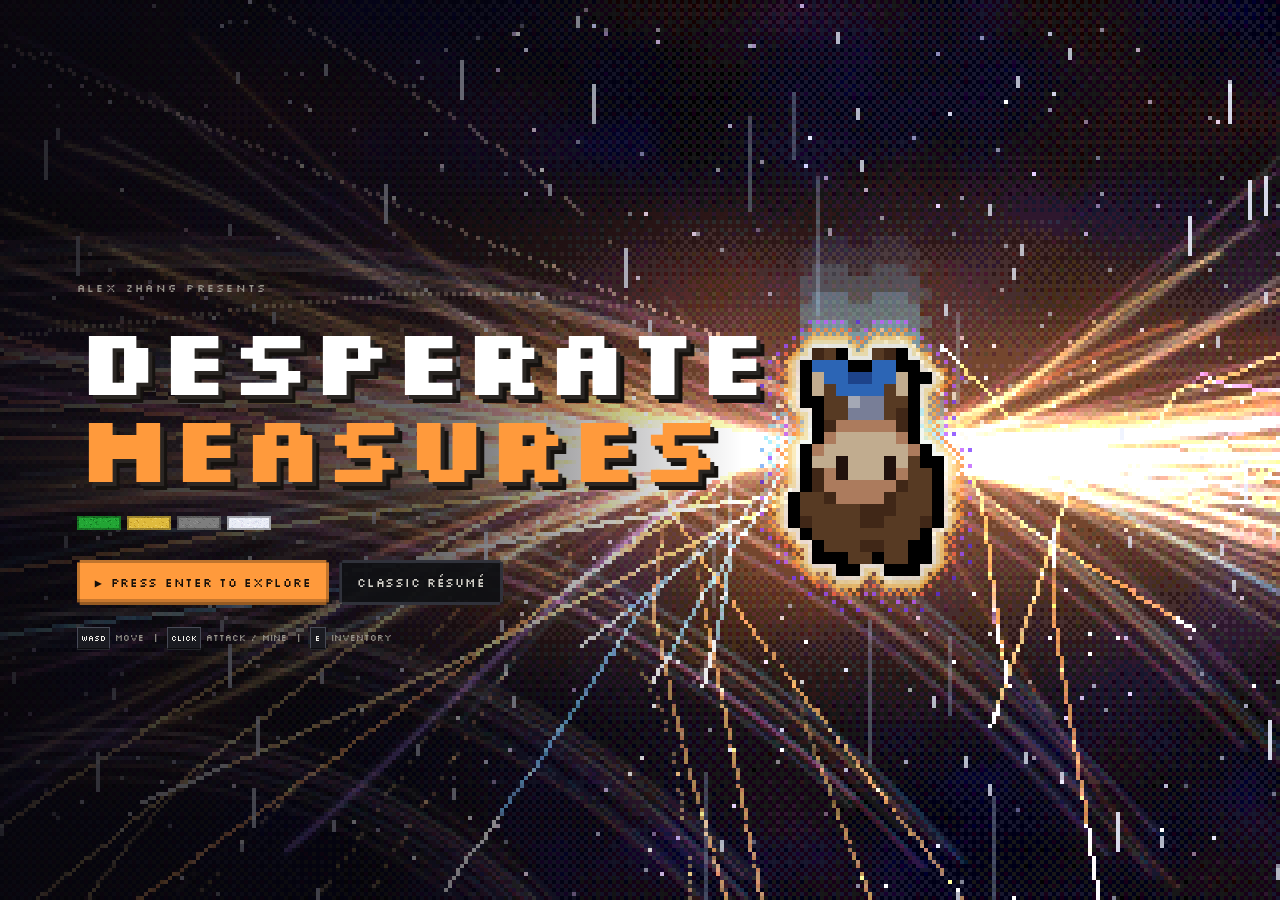
<file: resume-game.html>
<!DOCTYPE html>
<html lang="en">
<head>
  <meta charset="UTF-8" />
  <meta name="viewport" content="width=device-width, initial-scale=1.0" />
  <title>Alex Zhang | Desperate Measures</title>
  <meta name="description" content="Alex Zhang's résumé as a walkable overworld from Desperate Measures, the 2D co-op sandbox Alex is building." />
  <link rel="preconnect" href="https://fonts.googleapis.com" />
  <link rel="preconnect" href="https://fonts.gstatic.com" crossorigin />
  <link href="https://fonts.googleapis.com/css2?family=Pixelify+Sans:wght@400..700&family=Silkscreen:wght@400;700&family=Space+Grotesk:wght@300;400;500;600;700&display=swap" rel="stylesheet" />
  <link rel="stylesheet" href="css/resume-game.css" />
</head>
<body class="is-title">

  <!-- the world itself: drawn by js/resume-game.js, purely decorative for
       screen readers since the journal carries all the real content -->
  <canvas id="world" aria-hidden="true"></canvas>
  <div class="fx-vignette" aria-hidden="true"></div>

  <header class="hud-top">
    <a href="index.html" class="brand px" aria-label="Back to alexzhang.site">
      <span class="brand-mark" aria-hidden="true"></span>
      <span class="brand-text">
        <strong>Desperate Measures</strong>
      </span>
    </a>
    <nav class="hud-actions" aria-label="Page">
      <a href="resume.html" class="px-btn px">Classic résumé</a>
      <div class="audio-menu" id="audio-menu">
        <button type="button" class="px-btn px" id="sound-toggle" aria-expanded="false" aria-controls="audio-panel">Audio: off</button>
        <div class="audio-panel px" id="audio-panel" hidden>
          <button type="button" class="audio-opt" id="audio-music" aria-pressed="false">Music <b>off</b></button>
          <button type="button" class="audio-opt" id="audio-sfx" aria-pressed="false">Sounds <b>off</b></button>
        </div>
      </div>
      <a href="index.html" class="px-btn px hide-sm">Exit</a>
    </nav>
  </header>

  <aside class="journal px" id="journal" aria-label="Résumé journal">
    <button type="button" class="j-toggle px" id="journal-toggle" aria-controls="journal" aria-expanded="true">
      <span class="j-toggle-icon" aria-hidden="true">▸</span>
      <span class="j-toggle-text">Journal</span>
    </button>
    <div class="j-intro" id="j-intro" hidden>
      <p><strong>This is your journal.</strong> It holds my résumé: every landmark you find
      out in the world unlocks its section here. It'll tuck away in a moment.
      Press <kbd>J</kbd> any time to bring it back.</p>
      <i class="j-intro-bar" aria-hidden="true"></i>
    </div>
    <nav class="regions" id="regions" aria-label="Regions"><!-- rendered by js --></nav>
    <div class="j-scroll" id="journal-body" tabindex="-1"><!-- rendered by js --></div>
  </aside>

  <div class="hud-left" id="hud-left">
    <aside class="keys px" id="keys" aria-label="Controls">
      <p class="keys-title">Controls <span>K to hide</span></p>
      <dl class="keys-list">
        <div><dt><kbd>W</kbd><kbd>A</kbd><kbd>S</kbd><kbd>D</kbd></dt><dd>Move</dd></div>
        <div><dt><kbd>Click</kbd></dt><dd>Attack</dd></div>
        <div><dt><kbd>Hold</kbd></dt><dd>Mine / chop</dd></div>
        <div><dt><kbd>R-click</kbd></dt><dd>Eat / use</dd></div>
        <div><dt><kbd>E</kbd></dt><dd>Bag</dd></div>
        <div><dt><kbd>1</kbd>–<kbd>6</kbd></dt><dd>Hotbar</dd></div>
        <div><dt><kbd>Q</kbd></dt><dd>Drop</dd></div>
        <div><dt><kbd>J</kbd></dt><dd>Journal</dd></div>
        <div><dt><kbd>M</kbd></dt><dd>Map</dd></div>
      </dl>
    </aside>

    <div class="minimap px" id="minimap-wrap">
      <p class="mm-eyebrow">Map <span>click a found <i class="mm-key"></i> to travel</span></p>
      <div class="mm-frame" id="mm-frame">
        <canvas id="minimap" aria-label="World map. Click a spot to travel there." role="img"></canvas>
        <span class="mm-marker" id="mm-marker" aria-hidden="true"><span></span></span>
      </div>
      <p class="mm-foot">
        <span id="mm-region">Base Camp</span>
        <span id="mm-found">0 / 0 found</span>
      </p>
    </div>

    <div class="hud-chips">
      <button type="button" class="chip px" data-panel="map"><kbd>M</kbd> Map</button>
      <button type="button" class="chip px" data-panel="keys"><kbd>K</kbd> Controls</button>
      <span class="chip px chip-hop"><kbd>Shift</kbd> Hop out</span>
    </div>
  </div>

  <div class="quest px" id="quest" aria-live="polite">
    <p class="quest-step" id="quest-step"></p>
    <p class="quest-title" id="quest-title"></p>
  </div>
  <div class="hud-play" id="hud-play">
    <div class="hud-status" id="hud-status"></div>
    <div class="armor-bar" id="armor-bar" role="img"></div>
    <div class="vitals-row">
      <div class="hearts" id="hearts" role="img"></div>
      <div class="hunger" id="hunger" role="img"></div>
    </div>
    <div class="hotbar" id="hotbar"></div>
    <p class="held-name" id="held-name"></p>
  </div>
  <div class="hurt-flash" id="hurt-flash" aria-hidden="true"></div>
  <div class="inv-wrap" id="inv-wrap" hidden></div>
  <div class="held" id="held" hidden aria-hidden="true"></div>
  <div class="tip px" id="tip" hidden aria-hidden="true"></div>

  <div class="toast px" id="toast" role="status" aria-live="polite">
    <p class="toast-eyebrow" id="toast-eyebrow"></p>
    <p class="toast-title" id="toast-title"></p>
    <p class="toast-sub" id="toast-sub"></p>
  </div>


  <div class="boss-bar" id="boss-bar" aria-hidden="true">
    <p class="boss-name" id="boss-name"></p>
    <div class="boss-track px"><b id="boss-lag"></b><i id="boss-fill"></i></div>
    <p class="boss-note" id="boss-note"></p>
  </div>
  <div class="cine" id="cine" aria-hidden="true">
    <div class="cine-card">
      <p class="cine-eyebrow" id="cine-eyebrow"></p>
      <p class="cine-title" id="cine-title"></p>
      <p class="cine-sub" id="cine-sub"></p>
    </div>
  </div>

  <div class="talk px" id="talk" role="status" aria-live="polite" hidden>
    <p class="talk-name" id="talk-name"></p>
    <p class="talk-text" id="talk-text"></p>
    <p class="talk-hint">Click or Space</p>
  </div>
  <div class="race-help px" id="race-help" role="dialog" aria-labelledby="race-help-title" hidden>
    <p class="rh-eyebrow">Minecart race</p>
    <p class="rh-title" id="race-help-title">How to drive</p>
    <canvas class="rh-demo" id="race-demo" width="220" height="110" aria-hidden="true"></canvas>
    <div class="rh-keys">
      <div class="rh-key" data-key="W"><kbd>W</kbd><span>Go</span></div>
      <div class="rh-key" data-key="A"><kbd>A</kbd><span>Left</span></div>
      <div class="rh-key" data-key="S"><kbd>S</kbd><span>Brake</span></div>
      <div class="rh-key" data-key="D"><kbd>D</kbd><span>Right</span></div>
    </div>
    <ul class="rh-list">
      <li>The faster you go, the wider you turn. Brake for the sharp bends.</li>
      <li>Hit a gem and you spin out. <b>Mash W</b> to steady the cart, or it grinds to a stop.</li>
      <li>Fall in a hole and <b>mash W</b> to climb back out.</li>
      <li>Jagged rocks crack your cart, slowing you permanently.</li>
      <li>Mud and water slow you down. Mud is worse.</li>
    </ul>
    <label class="rh-skip"><input type="checkbox" id="race-help-skip" /><span>Don't show this again</span></label>
    <button type="button" class="px-btn px px-btn-primary" id="race-help-go">Let's race!</button>
  </div>
  <div class="race-help px" id="wolf-help" role="dialog" aria-labelledby="wolf-help-title" hidden>
    <p class="rh-eyebrow">Tip</p>
    <p class="rh-title" id="wolf-help-title">Breaking her ore cores</p>
    <ul class="rh-list">
      <li>Only something you <b>shoot or throw</b> breaks an ore core.</li>
      <li><b>Iron, emerald and diamond arrows</b> break any ore core in one shot.</li>
      <li>Weaker arrows break most in one, but the <b>emerald and diamond</b> ore cores take two.</li>
      <li><b>Snowballs</b> take seven hits each, and can't break the emerald or diamond ore cores at all.</li>
    </ul>
    <label class="rh-skip"><input type="checkbox" id="wolf-help-skip" /><span>Don't show this again</span></label>
    <button type="button" class="px-btn px px-btn-primary" id="wolf-help-go">Got it</button>
  </div>


  <!-- the poker table in the lava cavern (js/resume-game-poker.js): its own
       canvas over the world, with the controls, the chat and the rules on top -->
  <section class="poker" id="poker" aria-label="Poker table" hidden>
    <canvas id="pk-canvas" aria-hidden="true"></canvas>
    <div class="pk-top">
      <button type="button" class="px-btn px" id="pk-rules-btn">Rules <kbd>R</kbd></button>
      <div class="pk-speed" id="pk-speed">
        <button type="button" class="px-btn px" id="pk-fast" aria-expanded="false" aria-controls="pk-speed-panel">Speed 1x</button>
        <div class="audio-panel pk-speed-panel px" id="pk-speed-panel" hidden>
          <button type="button" class="audio-opt" data-speed="1" aria-pressed="true">Normal <b>1x</b></button>
          <button type="button" class="audio-opt" data-speed="2" aria-pressed="false">Fast <b>2x</b></button>
          <button type="button" class="audio-opt" data-speed="3" aria-pressed="false">Faster <b>3x</b></button>
          <button type="button" class="audio-opt" data-speed="4" aria-pressed="false">Fastest <b>4x</b></button>
        </div>
      </div>
      <button type="button" class="px-btn px" id="pk-leave">Leave</button>
      <span class="pk-level px" id="pk-level" hidden></span>
    </div>
    <div class="pk-actions px" id="pk-actions">
      <div class="pk-status-row">
        <p class="pk-status" id="pk-status"></p>
        <button type="button" class="pk-show" id="pk-show" hidden disabled>Show hand <kbd>S</kbd></button>
      </div>
      <div class="pk-raise-row">
        <button type="button" class="pk-step" id="pk-minus" aria-label="Less">&minus;</button>
        <input type="range" id="pk-slider" min="2" max="200" value="4" aria-label="Raise amount" />
        <button type="button" class="pk-step" id="pk-plus" aria-label="More">+</button>
        <input type="text" class="pk-amount" id="pk-amount" inputmode="numeric" autocomplete="off" spellcheck="false" aria-label="Raise to, type an amount" />
      </div>
      <div class="pk-presets" id="pk-presets">
        <button type="button" data-p="min">Min</button>
        <button type="button" data-p="0.5">&frac12; Pot</button>
        <button type="button" data-p="0.75">&frac34; Pot</button>
        <button type="button" data-p="1">Pot</button>
        <button type="button" data-p="max">Max</button>
      </div>
      <div class="pk-buttons">
        <button type="button" class="pk-btn pk-fold" id="pk-fold">Fold <kbd>F</kbd></button>
        <button type="button" class="pk-btn pk-call" id="pk-call">Call</button>
        <button type="button" class="pk-btn pk-raise" id="pk-raise">Raise</button>
        <button type="button" class="pk-btn pk-allin" id="pk-allin">All in <kbd>A</kbd></button>
      </div>
      <label class="rh-skip pk-straddle"><input type="checkbox" id="pk-straddle" /><span>Straddle when under the gun</span></label>
    </div>
    <div class="pk-chat px" aria-label="Table chat">
      <p class="pk-chat-title"><i aria-hidden="true"></i>Table talk</p>
      <div class="pk-chat-log" id="pk-chat-log" aria-live="polite"></div>
    </div>
    <div class="talk px pk-talk" id="pk-talk" hidden>
      <p class="talk-name" id="pk-talk-name"></p>
      <p class="talk-text" id="pk-talk-text"></p>
      <div class="pk-choices" id="pk-choices"></div>
      <p class="talk-hint">Click or Space</p>
    </div>
    <div class="race-help px pk-panel" id="pk-rules" role="dialog" aria-labelledby="pk-rules-title" hidden>
      <p class="rh-eyebrow">The Lava Cavern | House rules</p>
      <p class="rh-title" id="pk-rules-title">No Limit Hold'em</p>
      <ul class="rh-list">
        <li><b>Be the last one standing.</b> Everyone starts with 100 big blinds.</li>
        <li>The chips are ores: <span class="pk-ore iron">Iron $100</span> <span class="pk-ore gold">Gold $500</span> <span class="pk-ore ruby">Ruby $1,000</span> <span class="pk-ore emerald">Emerald $2,000</span> <span class="pk-ore diamond">Diamond $10,000</span></li>
        <li>Blinds start at <b>$100 / $200</b> and go up every 5 minutes as the lava rises (the timer's by the buttons, top left). Under the gun you can <b>straddle</b> for twice the big blind, and then you act last before the flop.</li>
        <li>Two cards each, then five shared cards: the flop (three), the turn and the river, with a round of betting before the flop and after each.</li>
        <li>On your turn: fold, check, call, bet or raise. A raise has to be at least as big as the last bet or raise. You can bet everything you have at any time.</li>
        <li>Going all in for less than a full raise doesn't reopen the betting. Side pots go to the best hand among the players in them.</li>
        <li>Best five cards win: Royal Flush, Straight Flush, Four of a Kind, Full House, Flush, Straight, Three of a Kind, Two Pair, Pair, High Card.</li>
        <li><b>Seven deuce:</b> win a pot holding seven two off suit and everyone else pays you $1,000, even if they folded.</li>
        <li>After a hand nobody saw your cards in, you can <b>show</b> them (S). They'll remember what you show.</li>
      </ul>
      <p class="pk-keys"><kbd>F</kbd> Fold <kbd>C</kbd> Check / Call <kbd>Enter</kbd> Raise <kbd>A</kbd> All in <kbd>&larr;</kbd><kbd>&rarr;</kbd> Size <kbd>R</kbd> Rules <kbd>S</kbd> Show your hand after one</p>
      <div class="pk-buy-row">
        <button type="button" class="px-btn px" id="pk-rules-tut">Learn with Ace</button>
        <button type="button" class="px-btn px px-btn-primary" id="pk-rules-go">Deal me in</button>
      </div>
    </div>
    <div class="race-help px pk-panel" id="pk-buyin" role="dialog" aria-labelledby="pk-buy-title" hidden>
      <p class="rh-eyebrow">Buy in</p>
      <p class="rh-title" id="pk-buy-title">Bring your ore</p>
      <p class="pk-buy-have" id="pk-buy-have"></p>
      <input type="range" id="pk-buy-slider" min="2" max="200" value="200" aria-label="Buy in" />
      <p class="pk-buy-amount" id="pk-buy-amount"></p>
      <p class="pk-buy-note">Ingots, raw ore and gems all count. Up to $20,000.</p>
      <div class="pk-buy-row">
        <button type="button" class="px-btn px" id="pk-buy-back">Not now</button>
        <button type="button" class="px-btn px px-btn-primary" id="pk-buy-go">Sit down</button>
      </div>
    </div>
  </section>

  <div class="warp" id="warp" aria-hidden="true"></div>

  <section class="title" id="title" aria-label="Title screen">
    <div class="title-copy">
      <p class="title-eyebrow">Alex Zhang presents</p>
      <h1 class="wordmark" aria-label="Desperate Measures">
        <span>Desperate</span>
        <span>Measures</span>
      </h1>
      <div class="biome-strip" id="biome-strip" aria-hidden="true"></div>
      <div class="title-actions">
        <button type="button" class="px-btn px px-btn-primary" id="start-btn">
          <span class="blink" aria-hidden="true">▶</span>
          <span class="on-keys">Press Enter to explore</span><span class="on-touch">Tap to explore</span>
        </button>
        <a href="resume.html" class="px-btn px">Classic résumé</a>
      </div>
      <p class="title-controls">
        <kbd>WASD</kbd> move &nbsp;|&nbsp; <kbd>Click</kbd> attack / mine &nbsp;|&nbsp; <kbd>E</kbd> inventory
      </p>
    </div>
    <div class="title-hero" aria-hidden="true">
      <canvas id="hero"></canvas>
    </div>
  </section>

  <noscript>
    <div class="noscript-note px">
      This world needs JavaScript to draw. The
      <a href="resume.html">classic résumé</a> has everything without it.
    </div>
  </noscript>

  <script src="js/resume-game.js"></script>
  <script src="js/resume-game-play.js"></script>
  <script src="js/resume-game-race.js"></script>
  <script src="js/resume-game-wolf.js"></script>
  <script src="js/resume-game-poker.js"></script>
</body>
</html>
</file>
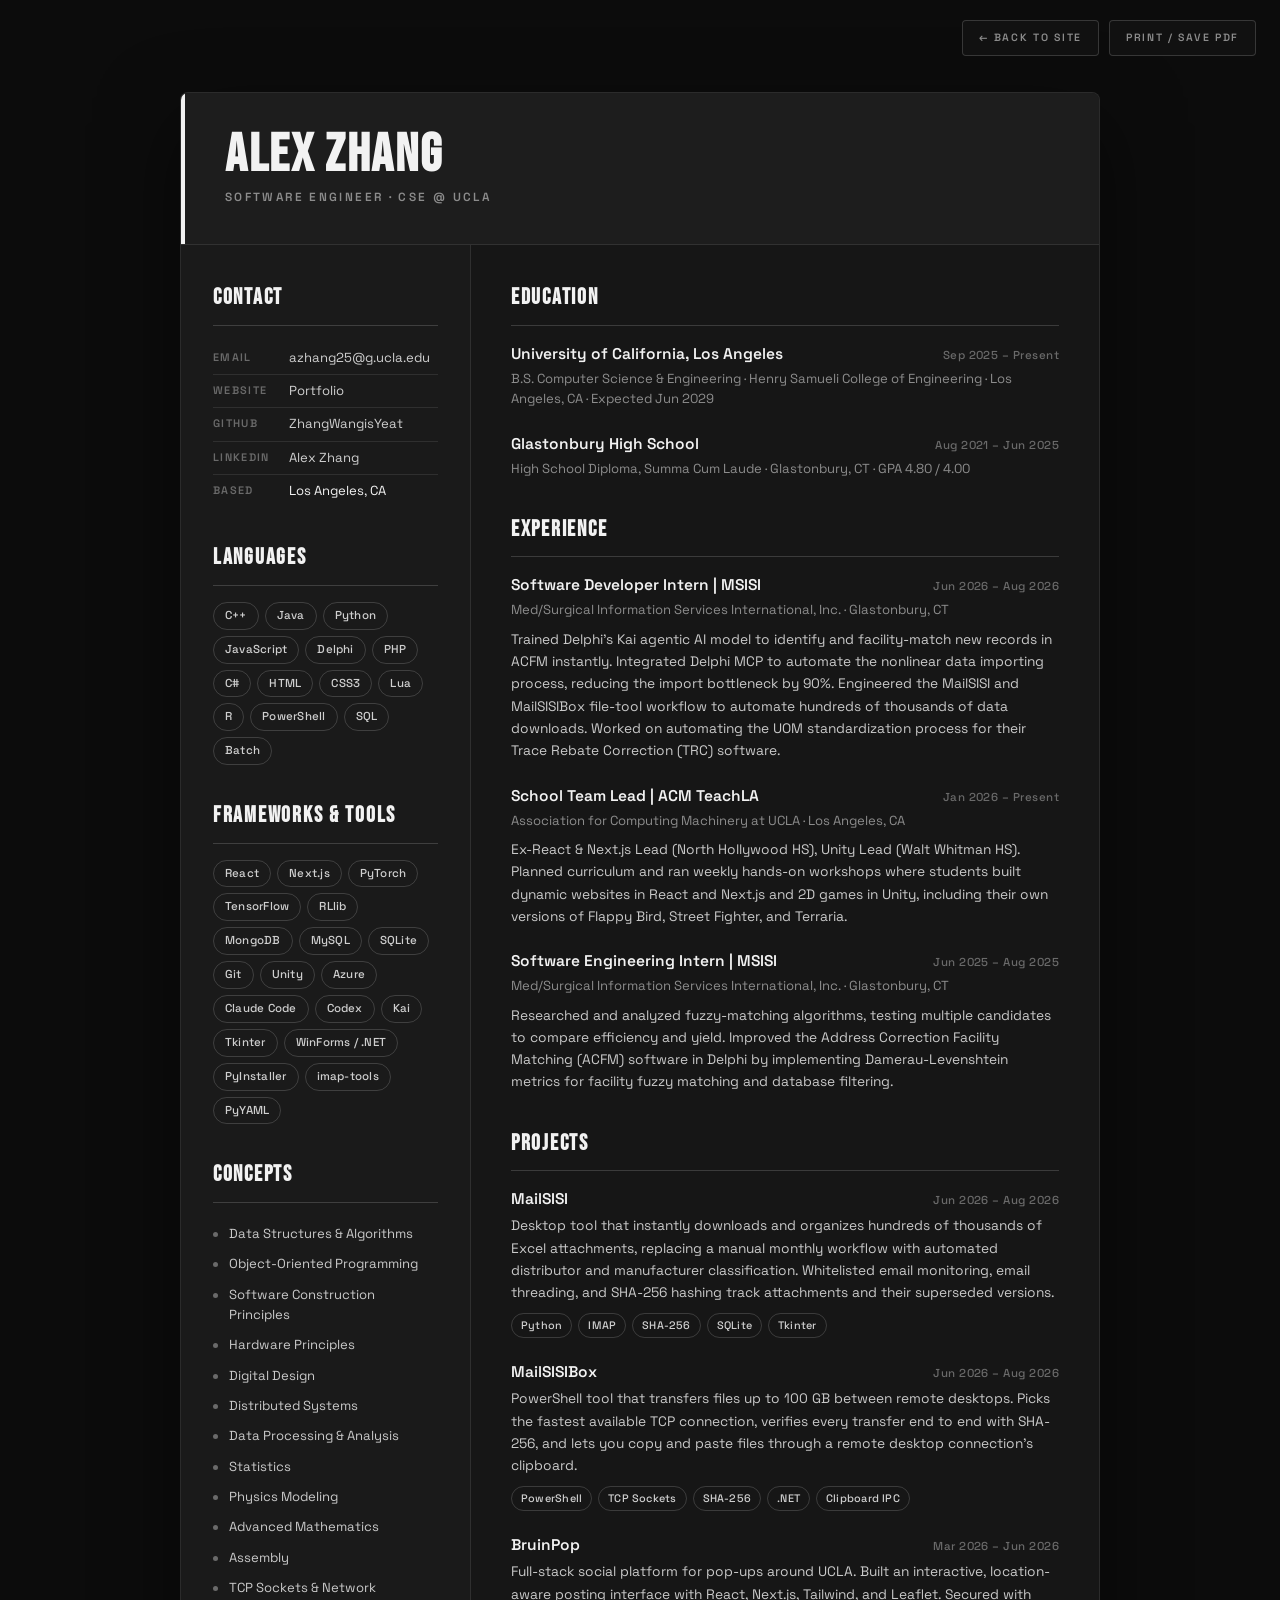
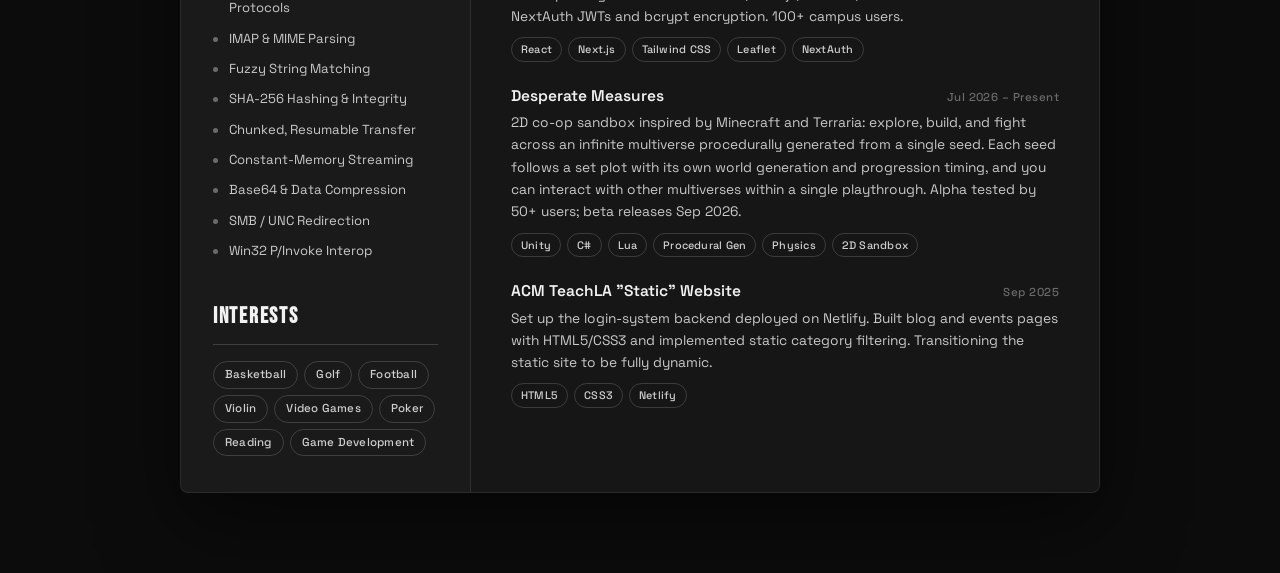
<file: resume.html>
<!DOCTYPE html>
<html lang="en">
<head>
  <meta charset="UTF-8" />
  <meta name="viewport" content="width=device-width, initial-scale=1.0" />
  <title>Alex Zhang | Résumé</title>
  <link rel="preconnect" href="https://fonts.googleapis.com" />
  <link rel="preconnect" href="https://fonts.gstatic.com" crossorigin />
  <link href="https://fonts.googleapis.com/css2?family=Bebas+Neue&family=Space+Grotesk:wght@300;400;500;600;700&display=swap" rel="stylesheet" />
  <link rel="stylesheet" href="css/resume.css" />
</head>
<body>

  <div class="actions">
    <a href="index.html" class="action-btn">← Back to site</a>
    <a href="javascript:window.print()" class="action-btn">Print / Save PDF</a>
  </div>

  <main class="sheet">

    <header class="sheet-head">
      <div class="head-main">
        <h1 class="name">Alex Zhang</h1>
        <p class="title">Software Engineer · CSE @ UCLA</p>
      </div>
    </header>

    <div class="columns">

      <aside class="sidebar">

        <section class="block">
          <h2 class="block-title">Contact</h2>
          <ul class="contact-list">
            <li><span class="c-key">Email</span><a href="mailto:azhang25@g.ucla.edu">azhang25@g.ucla.edu</a></li>
            <li><span class="c-key">Website</span><a href="https://zhangwangisyeat.github.io" target="_blank">Portfolio</a></li>
            <li><span class="c-key">GitHub</span><a href="https://github.com/ZhangWangisYeat" target="_blank">ZhangWangisYeat</a></li>
            <li><span class="c-key">LinkedIn</span><a href="https://www.linkedin.com/in/alexzhangwang" target="_blank">Alex Zhang</a></li>
            <li><span class="c-key">Based</span><span>Los Angeles, CA</span></li>
          </ul>
        </section>

        <section class="block">
          <h2 class="block-title">Languages</h2>
          <div class="pills">
            <span>C++</span><span>Java</span><span>Python</span><span>JavaScript</span><span>Delphi</span>
            <span>PHP</span><span>C#</span><span>HTML</span><span>CSS3</span><span>Lua</span><span>R</span>
            <span>PowerShell</span><span>SQL</span><span>Batch</span>
          </div>
        </section>

        <section class="block">
          <h2 class="block-title">Frameworks &amp; Tools</h2>
          <div class="pills">
            <span>React</span><span>Next.js</span><span>PyTorch</span><span>TensorFlow</span>
            <span>RLlib</span><span>MongoDB</span><span>MySQL</span><span>SQLite</span><span>Git</span>
            <span>Unity</span><span>Azure</span><span>Claude Code</span><span>Codex</span><span>Kai</span>
            <span>Tkinter</span><span>WinForms / .NET</span><span>PyInstaller</span>
            <span>imap-tools</span><span>PyYAML</span>
          </div>
        </section>

        <section class="block">
          <h2 class="block-title">Concepts</h2>
          <ul class="plain-list">
            <li>Data Structures &amp; Algorithms</li>
            <li>Object-Oriented Programming</li>
            <li>Software Construction Principles</li>
            <li>Hardware Principles</li>
            <li>Digital Design</li>
            <li>Distributed Systems</li>
            <li>Data Processing &amp; Analysis</li>
            <li>Statistics</li>
            <li>Physics Modeling</li>
            <li>Advanced Mathematics</li>
            <li>Assembly</li>
            <li>TCP Sockets &amp; Network Protocols</li>
            <li>IMAP &amp; MIME Parsing</li>
            <li>Fuzzy String Matching</li>
            <li>SHA-256 Hashing &amp; Integrity</li>
            <li>Chunked, Resumable Transfer</li>
            <li>Constant-Memory Streaming</li>
            <li>Base64 &amp; Data Compression</li>
            <li>SMB / UNC Redirection</li>
            <li>Win32 P/Invoke Interop</li>
          </ul>
        </section>

        <section class="block">
          <h2 class="block-title">Interests</h2>
          <div class="pills">
            <span>Basketball</span><span>Golf</span><span>Football</span><span>Violin</span>
            <span>Video Games</span><span>Poker</span><span>Reading</span><span>Game Development</span>
          </div>
        </section>

      </aside>

      <div class="main-col">

        <section class="block">
          <h2 class="block-title">Education</h2>

          <div class="entry">
            <div class="entry-head">
              <strong>University of California, Los Angeles</strong>
              <span class="date">Sep 2025 – Present</span>
            </div>
            <p class="entry-sub">B.S. Computer Science &amp; Engineering · Henry Samueli College of Engineering · Los Angeles, CA · Expected Jun 2029</p>
          </div>

          <div class="entry">
            <div class="entry-head">
              <strong>Glastonbury High School</strong>
              <span class="date">Aug 2021 – Jun 2025</span>
            </div>
            <p class="entry-sub">High School Diploma, Summa Cum Laude · Glastonbury, CT · GPA 4.80 / 4.00</p>
          </div>
        </section>

        <section class="block">
          <h2 class="block-title">Experience</h2>

          <div class="entry">
            <div class="entry-head">
              <strong>Software Developer Intern | MSISI</strong>
              <span class="date">Jun 2026 – Aug 2026</span>
            </div>
            <p class="entry-sub">Med/Surgical Information Services International, Inc. · Glastonbury, CT</p>
            <p class="entry-desc">
              Trained Delphi's Kai agentic AI model to identify and facility-match new
              records in ACFM instantly. Integrated Delphi MCP to automate the nonlinear
              data importing process, reducing the import bottleneck by 90%. Engineered
              the MailSISI and MailSISIBox file-tool workflow to automate hundreds of
              thousands of data downloads. Worked on automating the UOM standardization
              process for their Trace Rebate Correction (TRC) software.
            </p>
          </div>

          <div class="entry">
            <div class="entry-head">
              <strong>School Team Lead | ACM TeachLA</strong>
              <span class="date">Jan 2026 – Present</span>
            </div>
            <p class="entry-sub">Association for Computing Machinery at UCLA · Los Angeles, CA</p>
            <p class="entry-desc">
              Ex-React &amp; Next.js Lead (North Hollywood HS), Unity Lead (Walt Whitman HS).
              Planned curriculum and ran weekly hands-on workshops where students built
              dynamic websites in React and Next.js and 2D games in Unity, including their
              own versions of Flappy Bird, Street Fighter, and Terraria.
            </p>
          </div>

          <div class="entry">
            <div class="entry-head">
              <strong>Software Engineering Intern | MSISI</strong>
              <span class="date">Jun 2025 – Aug 2025</span>
            </div>
            <p class="entry-sub">Med/Surgical Information Services International, Inc. · Glastonbury, CT</p>
            <p class="entry-desc">
              Researched and analyzed fuzzy-matching algorithms, testing multiple candidates
              to compare efficiency and yield. Improved the Address Correction Facility
              Matching (ACFM) software in Delphi by implementing Damerau-Levenshtein metrics
              for facility fuzzy matching and database filtering.
            </p>
          </div>
        </section>

        <section class="block">
          <h2 class="block-title">Projects</h2>

          <div class="entry">
            <div class="entry-head">
              <strong>MailSISI</strong>
              <span class="date">Jun 2026 – Aug 2026</span>
            </div>
            <p class="entry-desc">
              Desktop tool that instantly downloads and organizes hundreds of thousands of
              Excel attachments, replacing a manual monthly workflow with automated
              distributor and manufacturer classification. Whitelisted email monitoring,
              email threading, and SHA-256 hashing track attachments and their superseded
              versions.
            </p>
            <div class="pills sm">
              <span>Python</span><span>IMAP</span><span>SHA-256</span><span>SQLite</span><span>Tkinter</span>
            </div>
          </div>

          <div class="entry">
            <div class="entry-head">
              <strong>MailSISIBox</strong>
              <span class="date">Jun 2026 – Aug 2026</span>
            </div>
            <p class="entry-desc">
              PowerShell tool that transfers files up to 100 GB between remote desktops.
              Picks the fastest available TCP connection, verifies every transfer end to end
              with SHA-256, and lets you copy and paste files through a remote desktop
              connection's clipboard.
            </p>
            <div class="pills sm">
              <span>PowerShell</span><span>TCP Sockets</span><span>SHA-256</span><span>.NET</span><span>Clipboard IPC</span>
            </div>
          </div>

          <div class="entry">
            <div class="entry-head">
              <strong>BruinPop</strong>
              <span class="date">Mar 2026 – Jun 2026</span>
            </div>
            <p class="entry-desc">
              Full-stack social platform for pop-ups around UCLA. Built an interactive,
              location-aware posting interface with React, Next.js, Tailwind, and Leaflet.
              Secured with NextAuth JWTs and bcrypt encryption. 100+ campus users.
            </p>
            <div class="pills sm">
              <span>React</span><span>Next.js</span><span>Tailwind CSS</span><span>Leaflet</span><span>NextAuth</span>
            </div>
          </div>

          <div class="entry">
            <div class="entry-head">
              <strong>Desperate Measures</strong>
              <span class="date">Jul 2026 – Present</span>
            </div>
            <p class="entry-desc">
              2D co-op sandbox inspired by Minecraft and Terraria: explore, build, and
              fight across an infinite multiverse procedurally generated from a single seed.
              Each seed follows a set plot with its own world generation and progression
              timing, and you can interact with other multiverses within a single
              playthrough. Alpha tested by 50+ users; beta releases Sep 2026.
            </p>
            <div class="pills sm">
              <span>Unity</span><span>C#</span><span>Lua</span><span>Procedural Gen</span><span>Physics</span><span>2D Sandbox</span>
            </div>
          </div>

          <div class="entry">
            <div class="entry-head">
              <strong>ACM TeachLA "Static" Website</strong>
              <span class="date">Sep 2025</span>
            </div>
            <p class="entry-desc">
              Set up the login-system backend deployed on Netlify. Built blog and events
              pages with HTML5/CSS3 and implemented static category filtering. Transitioning
              the static site to be fully dynamic.
            </p>
            <div class="pills sm">
              <span>HTML5</span><span>CSS3</span><span>Netlify</span>
            </div>
          </div>
        </section>

      </div>

    </div>
  </main>

</body>
</html>
</file>
<file: css/resume-game.css>
*, *::before, *::after { box-sizing: border-box; margin: 0; padding: 0; }

:root {
  --page:    #0b0b0d;
  --panel:   rgba(15, 16, 20, 0.95);
  --panel-2: #1a1b21;
  --well:    #0e0f12;
  --edge:    #30323b;
  --edge-hi: #474a56;
  --ink:     #f2f0ea;
  --ink-2:   #d4d1c9;
  --muted:   #9b988f;
  --faint:   #6b6962;
  --accent:  #ff9a3c;

  --px:   'Silkscreen', ui-monospace, monospace;
  --head: 'Pixelify Sans', 'Silkscreen', sans-serif;
  --body: 'Space Grotesk', system-ui, sans-serif;

  --n: 3px;
  --journal-w: min(440px, 38vw);
  --gap: 20px;
}

html, body { height: 100%; }

body {
  font-family: var(--body);
  background: var(--page);
  color: var(--ink);
  line-height: 1.5;
  overflow: hidden;
  -webkit-font-smoothing: antialiased;
}

a { color: inherit; }
button { font: inherit; color: inherit; background: none; border: 0; cursor: pointer; }
kbd { font-family: var(--px); }

.px {
  clip-path: polygon(
    0 var(--n), var(--n) var(--n), var(--n) 0,
    calc(100% - var(--n)) 0, calc(100% - var(--n)) var(--n), 100% var(--n),
    100% calc(100% - var(--n)), calc(100% - var(--n)) calc(100% - var(--n)), calc(100% - var(--n)) 100%,
    var(--n) 100%, var(--n) calc(100% - var(--n)), 0 calc(100% - var(--n))
  );
  box-shadow: inset 0 0 0 var(--n) var(--edge);
}

#world {
  position: fixed;
  inset: 0;
  width: 100vw;
  height: 100vh;
  display: block;
  image-rendering: pixelated;
  cursor: crosshair;
  touch-action: none;
}

.fx-vignette {
  position: fixed;
  inset: 0;
  pointer-events: none;
  background: radial-gradient(ellipse at 50% 50%, transparent 55%, rgba(0, 0, 0, 0.38) 100%);
}

.px-btn {
  display: inline-flex;
  align-items: center;
  gap: 8px;
  font-family: var(--px);
  font-size: 0.68rem;
  letter-spacing: 0.06em;
  text-transform: uppercase;
  text-decoration: none;
  padding: 10px 14px;
  background: var(--panel);
  color: var(--ink-2);
  white-space: nowrap;
  transition: color 0.15s steps(2), box-shadow 0.15s steps(2);
}
.px-btn:hover,
.px-btn:focus-visible {
  color: var(--accent);
  box-shadow: inset 0 0 0 var(--n) var(--accent);
  outline: none;
}
.audio-menu { position: relative; display: inline-flex; }
.audio-panel {
  --n: 2px;
  position: absolute;
  top: calc(100% + 6px);
  right: 0;
  display: grid;
  gap: 4px;
  min-width: 100%;
  padding: 6px;
  background: var(--panel);
  box-shadow: inset 0 0 0 var(--n) var(--edge-hi);
  z-index: 30;
}
.audio-panel[hidden] { display: none; }
.audio-opt {
  display: flex;
  justify-content: space-between;
  gap: 14px;
  padding: 8px 10px;
  border: 0;
  background: var(--well);
  font-family: var(--px);
  font-size: 0.62rem;
  letter-spacing: 0.06em;
  text-transform: uppercase;
  color: var(--ink-2);
  cursor: pointer;
  white-space: nowrap;
}
.audio-opt b { font-weight: 400; color: var(--faint); }
.audio-opt[aria-pressed="true"] b { color: var(--accent); }
.audio-opt:hover,
.audio-opt:focus-visible { color: var(--accent); outline: none; box-shadow: inset 0 0 0 2px var(--accent); }
.px-btn-primary {
  background: var(--accent);
  color: #16100a;
  box-shadow: inset 0 0 0 var(--n) rgba(0, 0, 0, 0.25), inset 0 calc(var(--n) * -2) 0 rgba(0, 0, 0, 0.22);
}
.px-btn-primary:hover,
.px-btn-primary:focus-visible {
  color: #16100a;
  box-shadow: inset 0 0 0 var(--n) #fff, inset 0 calc(var(--n) * -2) 0 rgba(0, 0, 0, 0.22);
}

.hud-top {
  position: fixed;
  top: 16px;
  left: var(--gap);
  right: var(--gap);
  display: flex;
  justify-content: space-between;
  align-items: flex-start;
  gap: 16px;
  z-index: 20;
  pointer-events: none;
}
.hud-top > * { pointer-events: auto; }

.brand {
  display: flex;
  align-items: center;
  gap: 12px;
  padding: 9px 16px 9px 9px;
  background: var(--panel);
  text-decoration: none;
}
.brand-mark {
  display: block;
  width: 44px;
  height: 44px;
  background-color: #07060b;
  background-size: 100% 100%;
  box-shadow: inset 0 0 0 2px var(--accent);
}
.brand-text { display: flex; flex-direction: column; line-height: 1.15; }
.brand-text strong {
  font-family: var(--px);
  font-weight: 700;
  font-size: 0.78rem;
  letter-spacing: 0.04em;
  text-transform: uppercase;
}
.brand-text small { font-size: 0.72rem; color: var(--muted); }

.hud-actions { display: flex; gap: 8px; }

.journal {
  position: fixed;
  top: 76px;
  right: var(--gap);
  bottom: var(--gap);
  width: var(--journal-w);
  display: flex;
  flex-direction: column;
  background: var(--panel);
  z-index: 15;
  transition: transform 0.28s steps(7);

  clip-path: none;
}
.journal::before {
  content: '';
  position: absolute;
  inset: 0;
  pointer-events: none;
  box-shadow: inset 0 0 0 var(--n) var(--edge);
  z-index: 3;
}
body.journal-closed .journal { transform: translateX(calc(100% + var(--gap))); }
body.journal-peek .journal { transition: transform 0.7s cubic-bezier(0.2, 0.8, 0.2, 1); }

.j-toggle {
  position: absolute;
  top: 18px;
  left: 0;
  transform: translateX(-100%);
  display: flex;
  align-items: center;
  gap: 6px;
  padding: 12px 10px;
  writing-mode: vertical-rl;
  font-family: var(--px);
  font-size: 0.64rem;
  letter-spacing: 0.12em;
  text-transform: uppercase;
  background: var(--panel);
  color: var(--ink-2);
}
.j-toggle:hover, .j-toggle:focus-visible { color: var(--accent); outline: none; }
.j-toggle-icon { writing-mode: horizontal-tb; transition: transform 0.2s steps(2); }
body.journal-closed .j-toggle-icon { transform: scaleX(-1); }

.regions {
  display: grid;
  grid-template-columns: repeat(5, 1fr);
  gap: 6px;
  padding: 14px 14px 12px;
  border-bottom: var(--n) solid var(--edge);
}
.region-tab {
  position: relative;
  display: flex;
  flex-direction: column;
  gap: 6px;
  padding: 0;
  text-align: left;
  color: var(--muted);
}
.region-tab .rt-swatch {
  display: block;
  height: 30px;
  background-size: 48px 48px;
  image-rendering: pixelated;
  box-shadow: inset 0 0 0 2px rgba(0, 0, 0, 0.35);
  transition: box-shadow 0.15s steps(2);
}
.region-tab .rt-key {
  position: absolute;
  top: 4px;
  left: 5px;
  font-family: var(--px);
  font-size: 0.56rem;
  color: #fff;
  text-shadow: 1px 1px 0 #000, -1px 1px 0 #000, 1px -1px 0 #000, -1px -1px 0 #000;
}
.region-tab .rt-name {
  font-family: var(--px);
  font-size: 0.56rem;
  letter-spacing: 0.04em;
  text-transform: uppercase;
  line-height: 1.1;
}
.region-tab .rt-sec { display: block; color: var(--faint); font-size: 0.5rem; margin-top: 2px; }
.region-tab:hover .rt-swatch,
.region-tab:focus-visible .rt-swatch { box-shadow: inset 0 0 0 2px #fff; }
.region-tab:focus-visible { outline: none; }
.region-tab.is-active { color: var(--ink); }
.region-tab.is-active .rt-swatch { box-shadow: inset 0 0 0 3px var(--accent); }
.region-tab.is-active .rt-sec { color: var(--accent); }

.j-scroll {
  flex: 1;
  overflow-y: auto;
  overscroll-behavior: contain;
  outline: none;
  scrollbar-width: thin;
  scrollbar-color: var(--edge-hi) transparent;
}
.j-scroll::-webkit-scrollbar { width: 8px; }
.j-scroll::-webkit-scrollbar-thumb { background: var(--edge-hi); }

.j-head {
  position: relative;
  padding: 26px 24px 22px;
  background-size: 48px 48px;
  image-rendering: pixelated;
}
.j-head::before {
  content: '';
  position: absolute;
  inset: 0;
  background: linear-gradient(180deg, rgba(12, 12, 16, 0.55) 0%, rgba(12, 12, 16, 0.92) 70%, rgba(15, 16, 20, 1) 100%);
}
.j-head > * { position: relative; }
.eyebrow {
  font-family: var(--px);
  font-size: 0.62rem;
  letter-spacing: 0.14em;
  text-transform: uppercase;
  color: var(--ink-2);
  display: flex;
  gap: 10px;
  align-items: center;
}
.eyebrow .dot { width: 8px; height: 8px; background: var(--accent); flex: none; }
.j-title {
  margin-top: 10px;
  font-family: var(--head);
  font-weight: 700;
  font-size: clamp(2rem, 3.2vw, 2.9rem);
  line-height: 0.95;
  text-transform: uppercase;
  letter-spacing: 0.01em;
  color: #fff;
  text-shadow: 3px 3px 0 rgba(0, 0, 0, 0.55);
}
.j-blurb { margin-top: 10px; font-size: 0.9rem; color: var(--ink-2); max-width: 36ch; }

.j-body { padding: 6px 24px 28px; }

.j-section + .j-section { margin-top: 26px; }
.j-sec-title {
  display: flex;
  align-items: center;
  gap: 10px;
  margin: 14px 0 12px;
  font-family: var(--px);
  font-size: 0.64rem;
  letter-spacing: 0.16em;
  text-transform: uppercase;
  color: var(--muted);
}
.j-sec-title::after { content: ''; flex: 1; height: 2px; background: var(--edge); }
.j-sec-blurb { margin: -4px 0 12px; font-size: 0.82rem; color: var(--muted); }

.entry {
  --n: 2px;
  position: relative;
  padding: 14px 16px 14px 30px;
  background: var(--panel-2);
  margin-bottom: 10px;
  transition: box-shadow 0.15s steps(2), transform 0.15s steps(2);
}
.entry::before {
  content: '';
  position: absolute;
  left: 12px;
  top: 20px;
  width: 8px;
  height: 8px;
  box-shadow: inset 0 0 0 2px var(--faint);
}
.entry.is-found::before { background: var(--accent); box-shadow: none; }
.entry.is-near {
  box-shadow: inset 0 0 0 var(--n) var(--accent);
  transform: translateX(-4px);
}

.entry.is-locked { background: repeating-linear-gradient(135deg, var(--panel-2) 0 6px, #17181d 6px 12px); }
.entry.is-locked .entry-title { font-family: var(--px); font-size: 0.9rem; letter-spacing: 0.1em; color: var(--muted); }
.entry.is-locked .entry-sub { color: var(--faint); }
.redacted { display: grid; gap: 6px; margin-top: 12px; }
.redacted i { display: block; height: 8px; background: #2a2c34; }

.entry.just-found { animation: unlock 0.6s steps(4); }
.entry.is-peek { box-shadow: inset 0 0 0 var(--n) var(--accent), 0 0 16px 1px var(--accent); transform: translateX(-4px); }
.entry.is-peek.just-found { animation: unlock 0.6s steps(4), peek 1.4s ease-in-out 0.6s infinite alternate; }
@keyframes peek {
  from { box-shadow: inset 0 0 0 var(--n) var(--accent), 0 0 6px 0 var(--accent); }
  to   { box-shadow: inset 0 0 0 var(--n) var(--accent), 0 0 20px 2px var(--accent); }
}
@keyframes unlock {
  0%   { background: #fff; box-shadow: inset 0 0 0 var(--n) #fff; }
  100% { background: var(--panel-2); }
}

.entry-head {
  display: flex;
  justify-content: space-between;
  align-items: baseline;
  gap: 12px;
}
.entry-title {
  font-size: 0.98rem;
  font-weight: 600;
  line-height: 1.3;
  color: var(--ink);
}
.entry-date {
  flex: none;
  font-family: var(--px);
  font-size: 0.58rem;
  color: var(--muted);
  text-transform: uppercase;
  white-space: nowrap;
}
.entry-flag {
  display: inline-block;
  margin-left: 8px;
  padding: 2px 6px;
  vertical-align: 2px;
  font-family: var(--px);
  font-size: 0.52rem;
  text-transform: uppercase;
  background: var(--accent);
  color: #111;
}
.entry-sub { margin-top: 4px; font-size: 0.8rem; color: var(--muted); }
.entry-desc { margin-top: 8px; font-size: 0.86rem; line-height: 1.58; color: var(--ink-2); }
.entry-foot {
  display: flex;
  justify-content: space-between;
  align-items: flex-end;
  gap: 12px;
  margin-top: 12px;
}
.loot { display: flex; flex-wrap: wrap; gap: 5px; }
.loot li {
  list-style: none;
  font-family: var(--px);
  font-size: 0.56rem;
  padding: 4px 7px;
  background: var(--well);
  color: var(--ink-2);
  box-shadow: inset 0 0 0 1px var(--edge);
}
.goto {
  flex: none;
  font-family: var(--px);
  font-size: 0.56rem;
  text-transform: uppercase;
  color: var(--accent);
  padding: 4px 0;
  white-space: nowrap;
}
.goto:hover, .goto:focus-visible { text-decoration: underline; text-underline-offset: 3px; outline: none; }
.entry-foot:has(.loot:empty) { justify-content: flex-end; }

.skill-group .loot { margin-top: 10px; }
.skill-group .loot li { font-size: 0.6rem; padding: 5px 8px; }

.sheet {
  --n: 2px;
  display: grid;
  grid-template-columns: 92px 1fr;
  gap: 16px;
  padding: 16px;
  background: var(--panel-2);
}
.avatar {
  --n: 2px;
  position: relative;
  height: 112px;
  background:
    linear-gradient(180deg, transparent 70%, rgba(0, 0, 0, 0.25) 70%),
    var(--avatar-bg, #1fa632);
  background-size: 100% 100%, 32px 32px;
  image-rendering: pixelated;
  overflow: hidden;
}
.avatar-sprite {
  position: absolute;
  left: 50%;
  bottom: 6px;
  width: 80px;
  height: 104px;
  margin-left: -40px;
  background: url('../img/player.png') no-repeat;
  background-size: 1152px 1920px;
  background-position: -56px -72px;
  image-rendering: pixelated;
  animation: idle 1.1s steps(6) infinite;
}
@keyframes idle {
  from { background-position: -56px -72px; }
  to   { background-position: -1208px -72px; }
}
.sheet-name {
  font-family: var(--head);
  font-weight: 700;
  font-size: 1.5rem;
  line-height: 1;
  text-transform: uppercase;
}
.stats { margin-top: 10px; display: grid; gap: 4px; }
.stats div { display: flex; justify-content: space-between; gap: 10px; font-size: 0.8rem; }
.stats dt {
  font-family: var(--px);
  font-size: 0.56rem;
  text-transform: uppercase;
  color: var(--muted);
  padding-top: 3px;
}
.stats dd { color: var(--ink-2); text-align: right; }
.stats .open { color: #6fe07a; }
.xp { grid-column: 1 / -1; display: flex; align-items: center; gap: 10px; }
.xp-label { font-family: var(--px); font-size: 0.56rem; text-transform: uppercase; color: var(--muted); }
.xp-bar {
  flex: 1;
  height: 10px;
  background: var(--well);
  box-shadow: inset 0 0 0 2px var(--edge);
  padding: 2px;
}
.xp-bar i { display: block; height: 100%; background: var(--accent); transition: width 0.4s steps(8); }
.xp-count { font-family: var(--px); font-size: 0.56rem; color: var(--ink-2); }
.xp-reset {
  font-family: var(--px);
  font-size: 0.52rem;
  text-transform: uppercase;
  color: var(--faint);
  padding: 3px 6px;
  box-shadow: inset 0 0 0 1px var(--edge);
}
.xp-reset:hover, .xp-reset:focus-visible { color: var(--ink); box-shadow: inset 0 0 0 1px var(--edge-hi); outline: none; }
.xp-reset.is-armed { color: #ff6b5a; box-shadow: inset 0 0 0 1px #ff6b5a; }

.contact-rows { display: grid; gap: 6px; }
.contact-row {
  --n: 2px;
  display: flex;
  justify-content: space-between;
  align-items: center;
  gap: 12px;
  padding: 11px 14px;
  background: var(--panel-2);
  font-size: 0.88rem;
  text-decoration: none;
  transition: box-shadow 0.15s steps(2);
}
a.contact-row:hover, a.contact-row:focus-visible { box-shadow: inset 0 0 0 var(--n) var(--accent); outline: none; }
.contact-row .ck { font-family: var(--px); font-size: 0.58rem; text-transform: uppercase; color: var(--muted); }
.contact-row .cv { color: var(--ink); }
a.contact-row .cv::after { content: ' ↗'; color: var(--accent); }
a.contact-row[href^="mailto"] .cv::after { content: ' ✉'; }

.guide { display: grid; gap: 6px; }
.guide-row {
  --n: 2px;
  display: grid;
  grid-template-columns: 34px 1fr auto;
  align-items: center;
  gap: 12px;
  padding: 8px 12px 8px 8px;
  background: var(--panel-2);
  text-align: left;
  transition: box-shadow 0.15s steps(2);
}
.guide-row:hover, .guide-row:focus-visible { box-shadow: inset 0 0 0 var(--n) var(--row-accent); outline: none; }
.guide-swatch { width: 34px; height: 34px; background-size: 32px 32px; image-rendering: pixelated; }
.guide-name { font-family: var(--px); font-size: 0.64rem; text-transform: uppercase; }
.guide-sec { display: block; font-family: var(--body); font-size: 0.8rem; color: var(--muted); text-transform: none; margin-top: 2px; }
.guide-go { font-family: var(--px); font-size: 0.56rem; color: var(--row-accent); text-transform: uppercase; }

.game-note { font-size: 0.86rem; color: var(--ink-2); line-height: 1.6; }
.game-note a { color: var(--accent); text-underline-offset: 3px; }

.minimap {
  padding: 12px 12px 10px;
  background: var(--panel);
}
.mm-eyebrow, .mm-foot {
  display: flex;
  justify-content: space-between;
  gap: 12px;
  font-family: var(--px);
  font-size: 0.56rem;
  text-transform: uppercase;
  color: var(--muted);
}
.mm-eyebrow { margin-bottom: 8px; }
.mm-eyebrow span { color: var(--faint); }
.mm-foot { margin-top: 8px; }
#mm-region { color: var(--accent); }
.mm-frame {
  position: relative;
  width: 180px;
  height: 126px;
  box-shadow: 0 0 0 2px #000;
  cursor: pointer;
}
#minimap { display: block; width: 100%; height: 100%; image-rendering: pixelated; }
.mm-marker {
  position: absolute;
  width: 10px;
  height: 12px;
  margin: -6px 0 0 -5px;
  filter: drop-shadow(1px 1px 0 #000);
  pointer-events: none;
}
.mm-marker span {
  position: absolute;
  inset: 0;
  background: #e8261f;
  clip-path: polygon(30% 0, 70% 0, 70% 45%, 100% 45%, 50% 100%, 0 45%, 30% 45%);
  animation: bob 0.9s steps(2) infinite;
}
.mm-key {
  display: inline-block;
  width: 6px;
  height: 6px;
  margin: 0 2px 1px;
  background: var(--accent);
  box-shadow: 0 0 0 1px #000;
}
@keyframes bob { 50% { transform: translateY(-2px); } }

.toast {
  position: fixed;
  top: 88px;
  left: var(--focus-x, 50vw);
  transform: translate(-50%, -12px);
  min-width: 240px;
  padding: 14px 26px 16px;
  text-align: center;
  background: var(--panel);
  box-shadow: inset 0 0 0 var(--n) var(--accent);
  opacity: 0;
  pointer-events: none;
  z-index: 16;
  transition: opacity 0.2s steps(3), transform 0.2s steps(3);
}
.toast.is-on { opacity: 1; transform: translate(-50%, 0); }
.toast-eyebrow {
  font-family: var(--px);
  font-size: 0.58rem;
  letter-spacing: 0.16em;
  text-transform: uppercase;
  color: var(--accent);
}
.toast-title {
  margin-top: 4px;
  font-family: var(--head);
  font-weight: 700;
  font-size: 2rem;
  line-height: 1;
  text-transform: uppercase;
}
.toast-sub { margin-top: 6px; font-size: 0.8rem; color: var(--muted); }
.toast-sub:empty { display: none; }

.hud-left {
  position: fixed;
  left: var(--gap);
  bottom: var(--gap);
  display: flex;
  flex-direction: column;
  align-items: flex-start;
  gap: 10px;
  z-index: 14;
  transition: opacity 0.3s steps(4);
}
.keys {
  width: 270px;
  padding: 11px 14px 12px;
  background: var(--panel);
}
.keys-title {
  display: flex;
  justify-content: space-between;
  font-family: var(--px);
  font-size: 0.56rem;
  text-transform: uppercase;
  color: var(--muted);
  margin-bottom: 8px;
}
.keys-title span { color: var(--faint); }
.keys-list { display: grid; grid-template-columns: 1fr 1fr; gap: 6px 10px; }
.keys-list div { display: flex; align-items: center; gap: 6px; }
.keys-list dt { display: flex; gap: 2px; flex: none; }
.keys-list dd { font-family: var(--px); font-size: 0.54rem; text-transform: uppercase; color: var(--ink-2); }
.keys kbd, .chip kbd, .j-intro kbd, .title-controls kbd {
  display: inline-block;
  min-width: 16px;
  padding: 2px 4px;
  text-align: center;
  font-family: var(--px);
  font-size: 0.52rem;
  background: var(--panel-2);
  color: var(--ink);
  box-shadow: inset 0 -2px 0 rgba(0, 0, 0, 0.5), inset 0 0 0 1px var(--edge-hi);
}
.hud-chips { display: flex; gap: 6px; }
.chip {
  --n: 2px;
  display: none;
  align-items: center;
  gap: 6px;
  padding: 6px 9px;
  font-family: var(--px);
  font-size: 0.54rem;
  text-transform: uppercase;
  color: var(--ink-2);
  background: var(--panel);
}
.chip:hover, .chip:focus-visible { color: var(--accent); outline: none; }
body.keys-closed .keys,
body.map-closed .minimap { display: none; }
body.keys-closed .chip[data-panel="keys"],
body.map-closed .chip[data-panel="map"] { display: inline-flex; }
.chip-hop { color: var(--accent); }
body.can-hop .chip-hop { display: inline-flex; }

.j-intro {
  position: relative;
  margin: 14px 14px 0;
  padding: 12px 14px 14px;
  font-size: 0.82rem;
  line-height: 1.5;
  color: var(--ink);
  background: #2a2410;
  box-shadow: inset 0 0 0 2px #ffd23f;
}
.j-intro strong { color: #ffd23f; }
.j-intro-bar {
  position: absolute;
  left: 2px;
  right: 2px;
  bottom: 2px;
  height: 3px;
  background: #ffd23f;
  transform-origin: left;
  animation: drain 10s linear forwards;
}
@keyframes drain { to { transform: scaleX(0); } }

.boss-bar {
  position: fixed;
  top: 18px;
  left: var(--focus-x, 50vw);
  width: min(520px, 46vw);
  transform: translate(-50%, -10px);
  text-align: center;
  opacity: 0;
  pointer-events: none;
  z-index: 17;
  transition: opacity 0.3s steps(4), transform 0.3s steps(4);
}
.boss-bar.is-on { opacity: 1; transform: translate(-50%, 0); }
.boss-name {
  font-family: var(--head);
  font-weight: 700;
  font-size: 1.15rem;
  line-height: 1;
  letter-spacing: 0.08em;
  text-transform: uppercase;
  color: #fff0d8;
  text-shadow: 0 2px 0 #000;
}
.boss-track {
  --edge: #5a2a2a;
  position: relative;
  height: 16px;
  margin-top: 6px;
  background: #1a0d10;
}
.boss-track i,
.boss-track b { position: absolute; top: 3px; bottom: 3px; left: 3px; width: 0; }
.boss-track b { background: #fff3c4; }
.boss-track i { background: linear-gradient(#ff6a52, #c0392b 60%, #8a2418); }
.boss-bar.is-mad .boss-track { --edge: #a02818; }
.boss-bar.is-mad .boss-name { color: #ffb09a; }
.boss-note {
  margin-top: 6px;
  min-height: 1em;
  font-family: var(--px);
  font-size: 0.56rem;
  letter-spacing: 0.16em;
  text-transform: uppercase;
  color: #d8ccff;
  text-shadow: 0 2px 0 #000;
}
.boss-note.is-urgent { color: #ff8a7a; animation: bob 0.5s steps(2) infinite; }
.boss-bar.is-prism .boss-track { --edge: #6e55c8; }
.boss-bar.is-prism .boss-track i { background: linear-gradient(90deg, #ff6a8a, #ffd36a, #7ef0a0, #6ad8ff, #b48aff); }
.boss-bar.is-shell .boss-track i { background: linear-gradient(#e8fffc, #5fe0d0 60%, #1d8b82); }

.cine { position: fixed; inset: 0; pointer-events: none; z-index: 21; }
.cine::before,
.cine::after {
  content: '';
  position: absolute;
  left: 0;
  right: 0;
  height: 12vh;
  background: #000;
  transition: transform 0.5s steps(6);
}
.cine::before { top: 0; transform: translateY(-100%); }
.cine::after { bottom: 0; transform: translateY(100%); }
body.is-cine .cine::before,
body.is-cine .cine::after { transform: none; }
.cine-card {
  position: absolute;
  top: 20vh;
  left: var(--focus-x, 50vw);
  transform: translate(-50%, 12px);
  text-align: center;
  white-space: nowrap;
  opacity: 0;
  transition: opacity 0.4s steps(5), transform 0.4s steps(5);
}
.cine.show-card .cine-card { opacity: 1; transform: translate(-50%, 0); }
.cine-eyebrow {
  font-family: var(--px);
  font-size: 0.7rem;
  letter-spacing: 0.3em;
  text-transform: uppercase;
  color: #ffd23f;
}
.cine-title {
  margin-top: 6px;
  font-family: var(--head);
  font-weight: 700;
  font-size: clamp(2.6rem, 6vw, 4.6rem);
  line-height: 0.95;
  text-transform: uppercase;
  color: #ffffff;
  text-shadow: 0 4px 0 #000, 0 0 30px rgba(255, 140, 60, 0.5);
}
.cine-sub { margin-top: 10px; font-size: 0.9rem; color: var(--ink-2); text-shadow: 0 2px 0 #000; }
body.is-cine .quest,
body.is-cine .hud-play,
body.is-cine .hud-left,
body.is-cine .toast,
body.is-cine .boss-bar { opacity: 0; }

.talk {
  position: fixed;
  left: var(--focus-x, 50vw);
  bottom: 172px;
  transform: translateX(-50%);
  width: min(560px, calc(100vw - 32px));
  padding: 14px 22px 12px;
  background: var(--panel);
  box-shadow: inset 0 0 0 var(--n) var(--accent);
  z-index: 19;
}
.talk[hidden] { display: none; }
.talk-name {
  font-family: var(--px);
  font-size: 0.58rem;
  letter-spacing: 0.16em;
  text-transform: uppercase;
  color: var(--accent);
}
.talk-text { margin-top: 6px; min-height: 2.9em; font-family: var(--head); font-size: 1.12rem; line-height: 1.35; color: var(--ink); }
.talk-hint {
  margin-top: 4px;
  text-align: right;
  font-family: var(--px);
  font-size: 0.52rem;
  letter-spacing: 0.14em;
  text-transform: uppercase;
  color: var(--faint);
  animation: bob 0.9s steps(2) infinite;
}
.talk.is-reply { box-shadow: inset 0 0 0 var(--n) var(--edge-hi); }
.talk.is-reply .talk-name { color: var(--muted); }
.talk.is-reply .talk-text { color: var(--accent); }
.talk.is-mind { box-shadow: inset 0 0 0 var(--n) #8f7bff, 0 0 24px rgba(143, 123, 255, 0.35); }
.talk.is-mind .talk-name { color: #b9a8ff; }
.talk.is-mind .talk-text { color: #ece6ff; font-style: italic; text-shadow: 0 0 8px rgba(160, 140, 255, 0.55); }
.talk.is-mind.is-reply { box-shadow: inset 0 0 0 var(--n) var(--edge-hi); }
.talk.is-mind.is-reply .talk-name { color: var(--muted); }
.talk.is-mind.is-reply .talk-text { color: var(--accent); font-style: normal; text-shadow: none; }
.rainbow {
  background: linear-gradient(90deg, #ff7a9a, #ffc46a, #fff38a, #8af0a8, #7ad8ff, #b49aff, #ff7a9a);
  background-size: 200% 100%;
  -webkit-background-clip: text;
  background-clip: text;
  color: transparent;
  animation: rainbow-run 2.4s linear infinite;
}
@keyframes rainbow-run { to { background-position: -200% 0; } }
@media (prefers-reduced-motion: reduce) { .rainbow { animation: none; } }
body.is-talking .toast { opacity: 0; }

.race-help {
  position: fixed;
  top: 50%;
  left: var(--focus-x, 50vw);
  transform: translate(-50%, -50%);
  width: min(420px, calc(100vw - 32px));
  padding: 22px 24px 20px;
  background: var(--panel);
  box-shadow: inset 0 0 0 var(--n) var(--accent);
  text-align: center;
  z-index: 25;
}
.race-help[hidden] { display: none; }
.rh-eyebrow {
  font-family: var(--px);
  font-size: 0.58rem;
  letter-spacing: 0.2em;
  text-transform: uppercase;
  color: var(--accent);
}
.rh-title {
  margin-top: 4px;
  font-family: var(--head);
  font-weight: 700;
  font-size: 1.8rem;
  line-height: 1;
  text-transform: uppercase;
}
.rh-demo {
  display: block;
  width: 220px;
  height: 110px;
  margin: 14px auto 0;
  image-rendering: pixelated;
  box-shadow: 0 0 0 2px var(--edge);
}
.rh-keys { display: flex; justify-content: center; gap: 10px; margin-top: 14px; }
.rh-key { display: grid; justify-items: center; gap: 4px; font-family: var(--px); font-size: 0.52rem; letter-spacing: 0.1em; text-transform: uppercase; color: var(--muted); }
.rh-key kbd {
  display: grid;
  place-items: center;
  width: 34px;
  height: 34px;
  font-size: 0.9rem;
  color: var(--ink);
  background: var(--panel-2);
  box-shadow: inset 0 0 0 2px var(--edge-hi), 0 3px 0 #000;
}
.rh-key.is-down kbd { background: var(--accent); color: #111; transform: translateY(2px); box-shadow: inset 0 0 0 2px #000, 0 1px 0 #000; }
.rh-key.is-down { color: var(--ink); }
.rh-list { margin: 14px 0 16px; padding-left: 18px; text-align: left; font-size: 0.84rem; line-height: 1.45; color: var(--ink-2); }
.rh-list li + li { margin-top: 5px; }
.rh-list b { color: var(--accent); }
.rh-skip {
  display: flex;
  align-items: center;
  justify-content: center;
  gap: 8px;
  margin: -4px 0 14px;
  font-family: var(--px);
  font-size: 0.52rem;
  letter-spacing: 0.1em;
  text-transform: uppercase;
  color: var(--muted);
  cursor: pointer;
}
.rh-skip input {
  appearance: none;
  width: 12px;
  height: 12px;
  margin: 0;
  background: var(--well);
  box-shadow: inset 0 0 0 2px var(--edge-hi);
  cursor: pointer;
}
.rh-skip input:checked { background: var(--accent); box-shadow: inset 0 0 0 2px #000, 0 0 0 1px var(--accent); }
.rh-skip input:focus-visible { outline: 2px solid var(--accent); outline-offset: 2px; }
.rh-skip:hover { color: var(--ink-2); }
body.is-help .toast { opacity: 0; }

.warp {
  position: fixed;
  inset: 0;
  background: #000;
  opacity: 0;
  pointer-events: none;
  z-index: 18;
  transition: opacity 0.16s steps(4);
}
.warp.is-on { opacity: 1; }

.title {
  position: fixed;
  inset: 0;
  z-index: 30;
  display: grid;
  grid-template-columns: minmax(0, 1.15fr) minmax(0, 1fr);
  align-items: center;
  gap: 40px;
  padding: 90px clamp(24px, 6vw, 96px) 60px;
  background: #07060b;
  overflow: hidden;
  transition: opacity 0.35s steps(6), visibility 0s linear 0.35s;
}
body:not(.is-title) .title { opacity: 0; visibility: hidden; pointer-events: none; }

body.is-title .journal { transform: translateX(calc(100% + var(--gap) + 40px)); }
body.is-title .hud-left,
body.is-title .toast { opacity: 0; pointer-events: none; }

.title-eyebrow {
  font-family: var(--px);
  font-size: 0.7rem;
  letter-spacing: 0.2em;
  text-transform: uppercase;
  color: var(--muted);
}
.wordmark {
  margin-top: 18px;
  display: flex;
  flex-direction: column;
  font-family: var(--px);
  font-weight: 700;
  font-size: clamp(2.8rem, 7.4vw, 7rem);
  line-height: 0.92;
  letter-spacing: -0.01em;
  text-transform: uppercase;
  color: #fff;

  text-shadow:
    0.04em 0.04em 0 #2a2623,
    0.08em 0.08em 0 #15120f;
}
.wordmark span:last-child { color: var(--accent); }

.biome-strip {
  display: flex;
  gap: 6px;
  margin: 26px 0 0;
}
.biome-strip span {
  width: 44px;
  height: 14px;
  background-size: 32px 32px;
  image-rendering: pixelated;
  box-shadow: inset 0 0 0 2px rgba(0, 0, 0, 0.3);
}
.title-actions { display: flex; flex-wrap: wrap; gap: 10px; margin-top: 30px; }
.title-actions .px-btn { font-size: 0.74rem; padding: 14px 18px; }
.blink { animation: blink 1s steps(1) infinite; }
@keyframes blink { 50% { opacity: 0; } }
.title-controls {
  margin-top: 22px;
  font-family: var(--px);
  font-size: 0.58rem;
  text-transform: uppercase;
  color: var(--muted);
  line-height: 2.2;
}
.title-copy { position: relative; z-index: 2; }
.title-hero { position: absolute; inset: 0; z-index: 0; overflow: hidden; }
.title-hero::after {
  content: '';
  position: absolute;
  inset: 0;
  background: linear-gradient(90deg, rgba(7, 6, 11, 0.86) 0%, rgba(7, 6, 11, 0.6) 34%, rgba(7, 6, 11, 0) 58%);
}
.on-touch { display: none; }
@media (hover: none) and (pointer: coarse) {
  .on-keys { display: none; }
  .on-touch { display: inline; }
}
#hero { display: block; image-rendering: pixelated; }

.noscript-note {
  position: fixed;
  inset: auto 24px 24px;
  z-index: 40;
  padding: 16px 20px;
  background: var(--panel);
}
.noscript-note a { color: var(--accent); }

@media (max-width: 820px) {
  :root { --gap: 10px; --journal-w: auto; }

  .hud-top { top: 10px; }
  .brand { padding: 6px 12px 6px 6px; }
  .brand-mark { width: 28px; height: 28px; font-size: 0.7rem; }
  .brand-text small { display: none; }
  .hide-sm { display: none; }
  .px-btn { padding: 8px 10px; font-size: 0.6rem; }

  .journal {
    top: auto;
    left: var(--gap);
    height: 52vh;
    width: auto;
  }
  body.journal-closed .journal { transform: translateY(calc(100% - 44px)); }
  body.is-title .journal { transform: translateY(calc(100% + 40px)); }
  .j-toggle {
    top: 0;
    left: 50%;
    transform: translate(-50%, -100%);
    writing-mode: horizontal-tb;
    padding: 8px 16px 6px;
  }
  .j-toggle-icon { transform: rotate(90deg); }
  body.journal-closed .j-toggle-icon { transform: rotate(-90deg); }

  .regions { gap: 4px; padding: 10px 10px 8px; }
  .region-tab .rt-swatch { height: 22px; }
  .region-tab .rt-sec { display: none; }
  .j-head { padding: 18px 16px 14px; }
  .j-title { font-size: 1.9rem; }
  .j-body { padding: 4px 16px 22px; }

  .hud-left { top: 62px; bottom: auto; }
  .minimap { padding: 8px; }
  .keys { display: none; }
  .chip[data-panel="keys"] { display: none !important; }
  .mm-eyebrow { display: none; }
  .mm-frame { width: 120px; height: 84px; }
  .toast { top: 170px; min-width: 200px; }
  .toast-title { font-size: 1.5rem; }

  .title {
    grid-template-columns: 1fr;
    align-content: center;
    gap: 8px;
    padding: 70px 22px 30px;
    overflow-y: auto;
  }
  .title-hero::after { background: linear-gradient(180deg, rgba(7, 6, 11, 0) 30%, rgba(7, 6, 11, 0.82) 62%); }
  .wordmark { font-size: clamp(2.4rem, 13vw, 4rem); margin-top: 10px; }
  .title-controls { display: none; }
}

@media (prefers-reduced-motion: reduce) {
  *, *::before, *::after {
    animation-duration: 0.01ms !important;
    animation-iteration-count: 1 !important;
    transition-duration: 0.01ms !important;
  }
}

.quest {
  position: fixed;
  top: 76px;
  left: var(--gap);
  width: 270px;
  padding: 12px 14px 13px;
  background: var(--panel);
  z-index: 14;
  transition: opacity 0.3s steps(4);
}
.quest-step { font-family: var(--px); font-size: 0.54rem; text-transform: uppercase; letter-spacing: 0.12em; color: var(--accent); }
.quest-title { margin-top: 4px; font-family: var(--head); font-weight: 700; font-size: 1.1rem; line-height: 1.1; text-transform: uppercase; }
.quest-sub { margin-top: 4px; font-size: 0.78rem; color: var(--muted); line-height: 1.4; }
.quest.is-new { animation: quest-pop 0.9s steps(6); }
@keyframes quest-pop {
  0%, 30% { box-shadow: inset 0 0 0 var(--n) #ffd23f; background: #2a2410; }
  100% { box-shadow: inset 0 0 0 var(--n) var(--edge); }
}

.hud-play {
  position: fixed;
  bottom: var(--gap);

  left: max(var(--focus-x, 50vw), calc(var(--gap) + 270px + 190px));
  transform: translateX(-50%);
  display: flex;
  flex-direction: column;
  align-items: center;
  gap: 6px;
  z-index: 13;
  pointer-events: none;
}
.hud-status { display: flex; gap: 6px; align-self: flex-start; min-height: 16px; }
.vitals-row { display: flex; justify-content: space-between; align-items: flex-end; align-self: stretch; gap: 12px; }
.hearts { display: flex; gap: 3px; align-items: center; }
.hunger { display: flex; flex-direction: column; align-items: flex-end; gap: 3px; }
.hunger-icons { display: flex; gap: 2px; }
.hunger-icons i { display: block; width: 20px; height: 20px; background-size: 100% 100%; image-rendering: pixelated; }
.sat-bar { display: block; width: 100%; height: 4px; background: rgba(10, 10, 13, 0.75); box-shadow: inset 0 0 0 1px #3b2f2a; }
.sat-bar i { display: block; height: 100%; background: #ffd23f; }
.hearts i { display: block; width: 22px; height: 20px; background-size: 100% 100%; image-rendering: pixelated; }
.hearts i { position: relative; }
.hearts i b { position: absolute; left: 0; top: 0; bottom: 0; background-size: 22px 20px; background-repeat: no-repeat; image-rendering: pixelated; }
.armor-bar { display: flex; gap: 3px; align-items: center; align-self: flex-start; }
.armor-bar i { position: relative; display: block; width: 22px; height: 20px; background-size: 100% 100%; image-rendering: pixelated; }
.armor-bar i b { position: absolute; left: 0; top: 0; bottom: 0; background-size: 22px 20px; background-repeat: no-repeat; image-rendering: pixelated; }
.armor-bar.is-tier1 i,
.armor-bar.is-tier2 i { animation: armor-shine 2.4s steps(1) infinite; }
.armor-bar.is-tier1 i:nth-child(2), .armor-bar.is-tier2 i:nth-child(2) { animation-delay: 0.12s; }
.armor-bar.is-tier1 i:nth-child(3), .armor-bar.is-tier2 i:nth-child(3) { animation-delay: 0.24s; }
.armor-bar.is-tier1 i:nth-child(4), .armor-bar.is-tier2 i:nth-child(4) { animation-delay: 0.36s; }
.armor-bar.is-tier1 i:nth-child(5), .armor-bar.is-tier2 i:nth-child(5) { animation-delay: 0.48s; }
.slot i.shine,
.hb-slot i.shine { animation: item-shine 2.2s steps(1) infinite; }
@keyframes item-shine {
  0%, 82% { filter: none; }
  86% { filter: brightness(1.35) drop-shadow(0 0 2px rgba(255, 255, 255, 0.9)); }
  90% { filter: brightness(1.7) drop-shadow(0 0 4px rgba(220, 235, 255, 0.9)); }
  94% { filter: brightness(1.2); }
}
.slot i.shine.s2,
.hb-slot i.shine.s2 { animation: item-shine-2 1.7s steps(1) infinite; }
.slot i.shine.s3,
.hb-slot i.shine.s3 { animation: item-shine-3 1.3s steps(1) infinite; }
.slot i.shine.prism,
.hb-slot i.shine.prism { animation: item-shine-prism 1.3s steps(1) infinite; }
.slot i.shine.s3::after,
.hb-slot i.shine.s3::after {
  content: '';
  position: absolute;
  right: 1px;
  top: 1px;
  width: 7px;
  height: 7px;
  background: #fff;
  clip-path: polygon(50% 0, 60% 40%, 100% 50%, 60% 60%, 50% 100%, 40% 60%, 0 50%, 40% 40%);
  opacity: 0;
  animation: item-twinkle 1.3s steps(1) infinite;
}
.slot i.shine.prism::after,
.hb-slot i.shine.prism::after { background: linear-gradient(135deg, #ff6b8a, #ffd36b, #7dffb0, #6bc8ff, #c58bff); }
@keyframes item-shine-2 {
  0%, 76% { filter: none; }
  80% { filter: brightness(1.4) drop-shadow(0 0 2px rgba(255, 255, 255, 0.9)); }
  84% { filter: brightness(1.9) drop-shadow(0 0 5px rgba(255, 252, 235, 0.95)); }
  89% { filter: brightness(1.3) drop-shadow(0 0 2px rgba(255, 255, 255, 0.6)); }
  93% { filter: none; }
}
@keyframes item-shine-3 {
  0%, 66% { filter: drop-shadow(0 0 1px rgba(205, 255, 250, 0.7)); }
  70% { filter: brightness(1.5) drop-shadow(0 0 3px rgba(255, 255, 255, 1)); }
  75% { filter: brightness(2.2) drop-shadow(0 0 8px rgba(190, 255, 248, 1)); }
  81% { filter: brightness(1.5) drop-shadow(0 0 4px rgba(220, 255, 252, 0.9)); }
  87% { filter: brightness(1.15) drop-shadow(0 0 2px rgba(205, 255, 250, 0.8)); }
}
@keyframes item-shine-prism {
  0% { filter: drop-shadow(0 0 2px rgba(255, 110, 160, 0.8)); }
  16% { filter: drop-shadow(0 0 2px rgba(255, 200, 90, 0.8)); }
  33% { filter: drop-shadow(0 0 2px rgba(120, 255, 170, 0.8)); }
  50% { filter: drop-shadow(0 0 2px rgba(100, 190, 255, 0.8)); }
  66% { filter: drop-shadow(0 0 2px rgba(190, 130, 255, 0.8)); }
  70% { filter: brightness(1.6) drop-shadow(0 0 4px rgba(255, 255, 255, 1)); }
  75% { filter: brightness(2.2) drop-shadow(0 0 8px rgba(255, 170, 240, 1)); }
  81% { filter: brightness(1.5) drop-shadow(0 0 4px rgba(170, 220, 255, 0.9)); }
  87% { filter: brightness(1.15) drop-shadow(0 0 2px rgba(255, 110, 160, 0.8)); }
}
@keyframes item-twinkle {
  0%, 30% { opacity: 0; transform: scale(0.4); }
  34% { opacity: 0.8; transform: scale(0.8); }
  38% { opacity: 1; transform: scale(1.15); }
  44% { opacity: 0.6; transform: scale(0.8); }
  48%, 100% { opacity: 0; transform: scale(0.4); }
}
@keyframes armor-shine {
  0%, 84% { filter: none; }
  88% { filter: brightness(1.5) drop-shadow(0 0 3px rgba(143, 248, 255, 0.8)); }
  92% { filter: brightness(1.25); }
}
.tip {
  --edge: #5a5d6b;
  position: fixed;
  z-index: 40;
  padding: 7px 10px 6px;
  background: rgba(14, 15, 20, 0.96);
  font-family: var(--px);
  font-size: 0.6rem;
  letter-spacing: 0.04em;
  color: #f2f0ea;
  white-space: nowrap;
  pointer-events: none;
}
.hotbar { display: flex; gap: 4px; padding: 4px; background: rgba(10, 10, 13, 0.75); pointer-events: auto; }
.hb-slot {
  position: relative;
  width: 48px;
  height: 48px;
  background: #1a1b21;
  box-shadow: inset 0 0 0 2px var(--edge);
}
.hb-slot.is-sel { box-shadow: inset 0 0 0 3px #fff; background: #26272f; }
.hb-slot i, .slot i, .held i {
  position: absolute;
  inset: 8px;
  background-size: 100% 100%;
  image-rendering: pixelated;
}
.hb-slot b, .slot b, .held b {
  position: absolute;
  right: 4px;
  bottom: 2px;
  font-family: var(--px);
  font-size: 0.62rem;
  font-weight: 400;
  color: #fff;
  text-shadow: 1px 1px 0 #000;
}
.hb-key { position: absolute; top: 2px; left: 4px; font-family: var(--px); font-size: 0.5rem; color: var(--faint); }
.held-name {
  font-family: var(--px);
  font-size: 0.56rem;
  text-transform: uppercase;
  color: var(--ink-2);
  padding: 3px 8px;
  background: rgba(10, 10, 13, 0.7);
}

.hurt-flash {
  position: fixed;
  inset: 0;
  pointer-events: none;
  z-index: 12;
  opacity: 0;
  box-shadow: inset 0 0 120px 30px rgba(220, 30, 30, 0.6);
}
.hurt-flash.is-on { animation: hurt 0.45s steps(4); }
@keyframes hurt { 0% { opacity: 1; } 100% { opacity: 0; } }

body.is-title .quest,
body.is-title .hud-play { opacity: 0; pointer-events: none; }

.inv-wrap {
  position: fixed;
  inset: 0;
  z-index: 26;
  display: grid;
  place-items: center;
  padding: 20px;
  background: rgba(4, 4, 8, 0.55);
}
.inv-wrap[hidden] { display: none; }
.inv {
  width: min(660px, 100%);
  max-height: calc(100vh - 40px);
  overflow-y: auto;
  padding: 18px 20px 16px;
  background: #15161b;
  box-shadow: inset 0 0 0 var(--n) var(--edge-hi);
}
.inv-head { display: flex; justify-content: space-between; align-items: center; margin-bottom: 14px; }
.inv-title { font-family: var(--head); font-weight: 700; font-size: 1.6rem; text-transform: uppercase; line-height: 1; }
.inv-close { font-family: var(--px); font-size: 0.58rem; text-transform: uppercase; color: var(--muted); padding: 6px 8px; box-shadow: inset 0 0 0 1px var(--edge); }
.inv-close:hover { color: var(--ink); }
.inv-label { font-family: var(--px); font-size: 0.56rem; text-transform: uppercase; letter-spacing: 0.1em; color: var(--muted); margin: 0 0 6px; }
.inv-label span { color: var(--faint); }
.inv-body { display: grid; grid-template-columns: 150px 1fr; gap: 18px; }
.inv-bag + .inv-label { margin-top: 10px; }
.inv-bag, .inv-hot { display: grid; grid-template-columns: repeat(6, 46px); gap: 4px; }
.inv-hot { padding-top: 6px; border-top: 2px solid var(--edge); }
.slot {
  position: relative;
  width: 46px;
  height: 46px;
  background: #0e0f12;
  box-shadow: inset 0 0 0 2px var(--edge), inset 2px 2px 0 2px rgba(0, 0, 0, 0.35);
  cursor: pointer;
}
.slot:hover { box-shadow: inset 0 0 0 2px #fff; }
.slot.is-sel { box-shadow: inset 0 0 0 2px #fff, inset 0 0 0 4px rgba(255, 255, 255, 0.15); }
.slot-out { width: 56px; height: 56px; }
.slot-out.is-ready { box-shadow: inset 0 0 0 2px #ffd23f; }
.armor-slots { display: grid; gap: 4px; justify-content: start; }
.inv-doll .slot-armor { width: 46px; height: 46px; }
.slot i.ghost { opacity: 1; }
.inv-stats { margin-top: 12px; display: grid; gap: 4px; }
.inv-stats div { display: flex; justify-content: space-between; gap: 6px; font-size: 0.74rem; }
.inv-stats dt { font-family: var(--px); font-size: 0.5rem; text-transform: uppercase; color: var(--muted); padding-top: 2px; }
.inv-stats dd { color: var(--ink-2); text-align: right; }
.inv-hint { margin-top: 14px; font-family: var(--px); font-size: 0.54rem; text-transform: uppercase; color: var(--faint); line-height: 1.6; }
.inv-hint.is-warn { color: #ff7b6b; }

.inv-station { margin-bottom: 16px; padding-bottom: 16px; border-bottom: 2px solid var(--edge); }
.st-craft { display: grid; gap: 14px; }
.craft-main { display: flex; align-items: center; gap: 14px; flex-wrap: wrap; }
.craft-grid { display: grid; grid-template-columns: repeat(5, 40px); gap: 3px; }
.craft-grid .slot { width: 40px; height: 40px; }
.craft-grid .slot i { inset: 6px; }
.craft-arrow { font-size: 1.4rem; color: var(--muted); }
.rb-toggle {
  --n: 2px;
  margin-left: auto;
  align-self: flex-start;
  display: flex;
  align-items: center;
  gap: 8px;
  padding: 10px 12px;
  font-family: var(--px);
  font-size: 0.6rem;
  text-transform: uppercase;
  color: #16100a;
  background: var(--accent);
}
.rb-toggle span { padding: 1px 6px; background: rgba(0, 0, 0, 0.25); color: #fff; }
.rb-toggle:hover, .rb-toggle.is-open { background: #fff; }
.recipe-book { padding-top: 12px; border-top: 2px solid var(--edge); }
.rb-title { font-family: var(--px); font-size: 0.56rem; text-transform: uppercase; color: var(--muted); margin-bottom: 8px; }
.rb-empty { font-size: 0.8rem; color: var(--muted); }
.rb-list { list-style: none; display: grid; grid-template-columns: repeat(auto-fill, minmax(270px, 1fr)); gap: 6px; max-height: 236px; overflow-y: auto; padding-right: 4px; }
.rb-item {
  width: 100%;
  display: grid;
  grid-template-columns: 34px 1fr auto;
  align-items: center;
  gap: 10px;
  padding: 6px 8px;
  text-align: left;
  background: #0e0f12;
  box-shadow: inset 0 0 0 1px var(--edge);
  opacity: 0.55;
}
.rb-item.is-ready { opacity: 1; box-shadow: inset 0 0 0 1px #6fe07a; }
.rb-item:hover { opacity: 1; box-shadow: inset 0 0 0 2px #fff; }
.rb-out { position: relative; width: 34px; height: 34px; background: #1a1b21; }
.rb-out i { position: absolute; inset: 5px; background-size: 100% 100%; image-rendering: pixelated; }
.rb-name { font-size: 0.8rem; color: var(--ink); line-height: 1.25; }
.rb-shape { display: grid; gap: 1px; grid-auto-rows: 10px; }
.rb-shape span { position: relative; width: 10px; height: 10px; background: #1a1b21; }
.rb-shape i { position: absolute; inset: 0; background-size: 100% 100%; image-rendering: pixelated; }

.slot s, .hb-slot s { position: absolute; left: 5px; bottom: 4px; height: 3px; max-width: calc(100% - 10px); }
.chest-grid { display: grid; grid-template-columns: repeat(6, 46px); gap: 4px; }
.chest-grid.is-big { grid-template-columns: repeat(9, 46px); }
.hud-time {
  padding: 2px 6px;
  font-family: var(--px);
  font-size: 0.52rem;
  text-transform: uppercase;
  color: #2a2208;
  background: #ffd23f;
}
.hud-time.is-night { color: #dfe6ff; background: #2b3566; }
.hud-burning, .hud-poisoned {
  padding: 2px 6px;
  font-family: var(--px);
  font-size: 0.52rem;
  text-transform: uppercase;
}
.hud-burning { color: #2a1204; background: #ff9a3c; }
.hud-poisoned { color: #10240a; background: #9be35a; }
.hud-soaked {
  padding: 2px 6px;
  font-family: var(--px);
  font-size: 0.52rem;
  text-transform: uppercase;
  color: #0b2440;
  background: #7ec3ff;
}

.st-furnace { display: flex; align-items: center; gap: 18px; }
.f-col { display: grid; justify-items: center; gap: 6px; }
.f-flame { position: relative; width: 14px; height: 18px; background: #0e0f12; box-shadow: inset 0 0 0 1px var(--edge); }
.f-flame i { position: absolute; left: 0; right: 0; bottom: 0; background: linear-gradient(#ffd23f, #ff6a1a); }
.f-arrow { position: relative; width: 60px; height: 12px; background: #0e0f12; box-shadow: inset 0 0 0 1px var(--edge); }
.f-arrow i { position: absolute; left: 0; top: 0; bottom: 0; background: #f2f0ea; }
.f-note { font-size: 0.76rem; color: var(--muted); line-height: 1.5; }

.held {
  position: fixed;
  width: 46px;
  height: 46px;
  margin: -23px 0 0 -23px;
  pointer-events: none;
  z-index: 40;
}

@media (max-width: 820px) {
  .quest { top: auto; bottom: calc(52vh + 70px); left: var(--gap); width: 200px; padding: 8px 10px; }
  .quest-sub { display: none; }
  body.journal-closed .quest { bottom: 120px; }
  .hud-play { top: 62px; bottom: auto; left: auto; right: var(--gap); transform: none; align-items: flex-end; }
  .hb-slot { width: 34px; height: 34px; }
  .hb-slot i { inset: 5px; }
  .hearts i { width: 16px; height: 15px; }
  .hearts i b { background-size: 16px 15px; }
  .held-name { display: none; }
  .inv { padding: 14px; }
  .inv-body { grid-template-columns: 1fr; }
  .inv-bag, .inv-hot { grid-template-columns: repeat(6, 1fr); }
  .slot { width: auto; aspect-ratio: 1; height: auto; }
  .rb-list { grid-template-columns: 1fr; }
  .chest-grid { grid-template-columns: repeat(6, 1fr); }
  .chest-grid.is-big { grid-template-columns: repeat(9, 1fr); }
  .craft-grid { grid-template-columns: repeat(5, 34px); }
  .craft-grid .slot { width: 34px; height: 34px; }
}

.poker { position: fixed; inset: 0; z-index: 35; background: #0c0808; }
.poker[hidden] { display: none; }
#pk-canvas { position: absolute; inset: 0; image-rendering: pixelated; }
body.is-poker .hud-top { z-index: 38; justify-content: flex-end; }
body.is-poker .hud-top .brand,
body.is-poker .hud-top a.px-btn { display: none; }
body.is-poker .toast { z-index: 39; }
.pk-top { position: absolute; top: 16px; left: var(--gap); display: flex; gap: 8px; }
.pk-top .px-btn { padding: 8px 12px; font-size: 0.62rem; }
#pk-fast.is-on { color: #111; background: var(--accent); }
.pk-speed { position: relative; display: inline-flex; }
.pk-speed-panel { left: 0; right: auto; z-index: 40; }
.pk-actions {
  position: absolute;
  left: var(--gap);
  bottom: var(--gap);
  width: min(400px, calc(50vw - 40px));
  padding: 12px 14px 10px;
  background: var(--panel);
  opacity: 0.55;
  transition: opacity 0.2s, box-shadow 0.2s;
}
.pk-actions.is-turn { opacity: 1; box-shadow: inset 0 0 0 var(--n) var(--accent), 0 0 18px rgba(255, 154, 60, 0.3); }
.pk-status { min-height: 1em; font-family: var(--px); font-size: 0.56rem; letter-spacing: 0.16em; text-transform: uppercase; color: var(--accent); }
.pk-raise-row { display: flex; align-items: center; gap: 6px; margin-top: 6px; }
.pk-raise-row input { flex: 1; accent-color: var(--accent); min-width: 0; }
.pk-step, .pk-presets button {
  border: 0;
  font-family: var(--px);
  color: var(--ink-2);
  background: var(--panel-2);
  box-shadow: inset 0 0 0 2px var(--edge-hi);
  cursor: pointer;
}
.pk-step { width: 26px; height: 24px; font-size: 0.9rem; line-height: 1; }
.pk-raise-row .pk-amount { flex: 0 0 84px; width: 84px; padding: 4px 6px; border: 0; text-align: right; font-family: var(--px); font-size: 0.7rem; color: var(--ink); background: var(--well); box-shadow: inset 0 0 0 2px var(--edge-hi); }
.pk-raise-row .pk-amount:focus { outline: none; box-shadow: inset 0 0 0 2px var(--accent); }
.pk-raise-row .pk-amount:disabled { color: var(--faint); }
.pk-raise-row .pk-amount.is-low { box-shadow: inset 0 0 0 2px #ff7b6b; }
.pk-presets { display: flex; gap: 4px; margin-top: 6px; }
.pk-presets button { flex: 1; padding: 5px 0; font-size: 0.5rem; letter-spacing: 0.06em; text-transform: uppercase; }
.pk-step:hover:not(:disabled), .pk-presets button:hover:not(:disabled) { color: var(--accent); box-shadow: inset 0 0 0 2px var(--accent); }
.pk-buttons { display: grid; grid-template-columns: repeat(4, 1fr); gap: 6px; margin-top: 8px; }
.pk-btn {
  padding: 10px 4px;
  border: 0;
  font-family: var(--px);
  font-size: 0.6rem;
  line-height: 1.5;
  letter-spacing: 0.04em;
  text-transform: uppercase;
  color: #fff;
  cursor: pointer;
  box-shadow: inset 0 0 0 2px rgba(0, 0, 0, 0.4), inset 0 -4px 0 rgba(0, 0, 0, 0.28);
}
.pk-btn b { display: block; font-weight: 400; }
.pk-btn kbd { opacity: 0.6; font-size: 0.5rem; }
.pk-fold { background: #8a2a26; }
.pk-call { background: #2c6a3a; }
.pk-raise { background: #a8681a; }
.pk-allin { background: #5a2a8a; }
.pk-btn:hover:not(:disabled), .pk-btn:focus-visible { box-shadow: inset 0 0 0 2px #fff, inset 0 -4px 0 rgba(0, 0, 0, 0.28); outline: none; }
.pk-btn:disabled, .pk-step:disabled, .pk-presets button:disabled { opacity: 0.35; cursor: default; }
.pk-straddle { justify-content: flex-start; margin: 8px 0 0; }
.pk-chat {
  position: absolute;
  right: var(--gap);
  bottom: var(--gap);
  width: min(330px, calc(50vw - 40px));
  padding: 14px 12px 10px;
  background: linear-gradient(180deg, rgba(36, 21, 16, 0.97), rgba(15, 10, 9, 0.97));
  box-shadow: inset 0 0 0 var(--n) #5a3424, inset 0 0 0 calc(var(--n) * 2) #1a0f0b, 0 0 26px rgba(255, 110, 30, 0.14);
}
.pk-chat::before {
  content: '';
  position: absolute;
  left: calc(var(--n) * 2);
  right: calc(var(--n) * 2);
  top: calc(var(--n) * 2);
  height: 3px;
  background: linear-gradient(90deg, #7a2a10, #ff8a1c, #ffd23f, #ff8a1c, #7a2a10);
  opacity: 0.85;
}
.pk-chat-title { display: flex; align-items: center; gap: 8px; font-family: var(--px); font-size: 0.56rem; letter-spacing: 0.22em; text-transform: uppercase; color: var(--accent); }
.pk-chat-title i { width: 6px; height: 6px; background: #ff8a1c; box-shadow: 0 0 6px #ff8a1c, 0 0 0 2px #3a1a0c; }
.pk-chat-log {
  height: 140px;
  margin-top: 8px;
  padding: 6px 8px 6px 6px;
  overflow-y: auto;
  font-family: var(--head);
  font-size: 0.86rem;
  line-height: 1.35;
  color: #e6d9c6;
  background: #0c0807;
  box-shadow: inset 0 0 0 2px #2a1a14, inset 0 3px 8px rgba(0, 0, 0, 0.6);
  scrollbar-width: thin;
  scrollbar-color: #c4561a #1a100c;
}
.pk-chat-log::-webkit-scrollbar { width: 8px; }
.pk-chat-log::-webkit-scrollbar-track { background: #1a100c; box-shadow: inset 0 0 0 1px #2a1a14; }
.pk-chat-log::-webkit-scrollbar-thumb { background: #c4561a; box-shadow: inset 0 0 0 2px #ff8a1c, inset 0 -2px 0 #7a2a10; }
.pk-chat-log p { position: relative; padding-left: 11px; }
.pk-chat-log p + p { margin-top: 2px; }
.pk-chat-log p::before { content: ''; position: absolute; left: 1px; top: 0.55em; width: 4px; height: 4px; background: #5a3a2a; }
.pk-chat-log b { font-weight: 600; }
.pk-chat-log .dim { color: #8a6a5a; }
.pk-chat-log .sys {
  margin-top: 8px;
  padding-top: 6px;
  border-top: 2px dotted #3a2418;
  font-family: var(--px);
  font-size: 0.5rem;
  letter-spacing: 0.12em;
  text-transform: uppercase;
  color: #8a6a5a;
}
.pk-chat-log .sys::before { display: none; }
.pk-chat-log .talk { color: #f6ecd0; }
.pk-chat-log .talk::before { background: #ff9a3a; }
.pk-chat-log .win { color: #ffd23f; }
.pk-chat-log .win::before { background: #ffd23f; box-shadow: 0 0 4px #ffd23f; }
.pk-chat-log .bust { color: #ff7a6a; }
.pk-chat-log .bust::before { background: #ff5a3a; }
.pk-c {
  display: inline-block;
  margin: 0 1px;
  padding: 0 3px;
  font-family: var(--px);
  font-size: 0.6rem;
  font-style: normal;
  letter-spacing: 0;
  line-height: 1.5;
  color: #25222c;
  background: #e6e1d6;
  box-shadow: inset 0 0 0 1px #2a2620, 0 1px 0 #000;
}
.pk-c.red { color: #b8302a; }
.pk-status-row { display: flex; align-items: center; justify-content: space-between; gap: 8px; min-height: 22px; }
.pk-show {
  padding: 5px 8px;
  border: 0;
  font-family: var(--px);
  font-size: 0.52rem;
  letter-spacing: 0.1em;
  text-transform: uppercase;
  color: #111;
  background: #ffd23f;
  box-shadow: inset 0 0 0 2px #000, inset 0 -3px 0 rgba(0, 0, 0, 0.25);
  cursor: pointer;
}
.pk-show[hidden] { display: none; }
.pk-show kbd { opacity: 0.6; }
.pk-show:hover, .pk-show:focus-visible { background: #fff1a8; outline: none; }
.pk-actions:has(.pk-show:not([hidden])) { opacity: 1; }
.pk-talk { left: 50vw; bottom: 190px; z-index: 3; }
.pk-panel { left: 50vw; width: min(480px, calc(100vw - 32px)); z-index: 4; max-height: calc(100vh - 40px); overflow-y: auto; }
.pk-ore { display: inline-block; margin: 2px 2px 0 0; padding: 1px 5px; font-family: var(--px); font-size: 0.56rem; color: #111; }
.pk-ore.iron { background: #dcd7d0; }
.pk-ore.gold { background: #f3d35a; }
.pk-ore.ruby { background: #ef6a5a; }
.pk-ore.emerald { background: #8eeaa9; }
.pk-ore.diamond { background: #9df4e8; }
.pk-keys { margin: -4px 0 14px; font-family: var(--px); font-size: 0.5rem; letter-spacing: 0.08em; line-height: 2.2; text-transform: uppercase; color: var(--muted); }
.pk-keys kbd { padding: 1px 4px; color: var(--ink); background: var(--panel-2); box-shadow: inset 0 0 0 1px var(--edge-hi); }
.pk-buy-have { margin-top: 10px; font-size: 0.86rem; color: var(--ink-2); }
#pk-buy-slider { width: 100%; margin-top: 14px; accent-color: var(--accent); }
.pk-buy-amount { margin-top: 6px; font-family: var(--px); font-size: 1.1rem; color: var(--accent); }
.pk-buy-note { margin: 6px 0 16px; font-size: 0.76rem; color: var(--muted); }
.pk-buy-row { display: flex; justify-content: center; gap: 10px; }
@media (max-width: 760px) {
  .pk-actions { width: calc(100vw - 32px); bottom: 172px; }
  .pk-chat { width: calc(100vw - 32px); left: var(--gap); }
  .pk-chat-log { height: 80px; }
}
.pk-choices { display: flex; flex-wrap: wrap; gap: 6px; margin-top: 8px; }
.pk-choices:empty { display: none; }
.pk-choice {
  padding: 7px 10px;
  border: 0;
  font-family: var(--px);
  font-size: 0.56rem;
  letter-spacing: 0.08em;
  text-transform: uppercase;
  color: var(--ink);
  background: var(--panel-2);
  box-shadow: inset 0 0 0 2px var(--accent);
  cursor: pointer;
}
.pk-choice kbd { margin-right: 4px; color: var(--accent); }
.pk-choice:hover, .pk-choice:focus-visible { color: #111; background: var(--accent); outline: none; }
.pk-choice:hover kbd, .pk-choice:focus-visible kbd { color: #111; }
.pk-talk.is-choosing .talk-hint { visibility: hidden; }
#pk-rules-tut[hidden] { display: none; }
.pk-level { display: flex; align-items: center; padding: 0 12px; font-family: var(--px); font-size: 0.56rem; letter-spacing: 0.1em; text-transform: uppercase; color: #ffd23f; background: var(--panel); box-shadow: inset 0 0 0 var(--n) #5a3424; }
.pk-level[hidden] { display: none; }
</file>
<file: css/resume.css>
*, *::before, *::after { box-sizing: border-box; margin: 0; padding: 0; }

:root {
  --page:    #0c0c0c;
  --sheet:   #161616;
  --head:    #1d1d1d;
  --line:    rgba(255,255,255,0.09);
  --line-2:  rgba(255,255,255,0.16);
  --white:   #f2f2f2;
  --muted:   #8c8c8c;
  --muted-2: #6a6a6a;
  --accent:  #f2f2f2;
  --display: 'Bebas Neue', sans-serif;
  --body:    'Space Grotesk', system-ui, sans-serif;
}

body {
  font-family: var(--body);
  background: var(--page);
  color: var(--white);
  line-height: 1.55;
  -webkit-font-smoothing: antialiased;
  padding: 92px 24px 80px;
}

a { color: inherit; text-decoration: none; }
ul { list-style: none; }

.actions {
  position: fixed;
  top: 20px; right: 24px;
  display: flex;
  gap: 10px;
  z-index: 10;
}
.action-btn {
  font-size: 0.66rem;
  font-weight: 600;
  letter-spacing: 0.16em;
  text-transform: uppercase;
  padding: 9px 16px;
  border: 1px solid var(--line-2);
  border-radius: 4px;
  background: rgba(20,20,20,0.7);
  backdrop-filter: blur(8px);
  color: var(--muted);
  transition: color 0.25s, border-color 0.25s;
}
.action-btn:hover { color: var(--white); border-color: var(--white); }

.sheet {
  max-width: 920px;
  margin: 0 auto;
  background: var(--sheet);
  border: 1px solid var(--line);
  border-radius: 8px;
  overflow: hidden;
  box-shadow: 0 30px 80px rgba(0,0,0,0.5);
}

.sheet-head {
  background: var(--head);
  border-bottom: 1px solid var(--line);
  padding: 38px 44px;
  display: flex;
  align-items: flex-end;
  justify-content: space-between;
  gap: 24px;
  position: relative;
}
.sheet-head::before {
  content: '';
  position: absolute;
  left: 0; top: 0; bottom: 0;
  width: 4px;
  background: var(--white);
}

.name {
  font-family: var(--display);
  font-size: 3.4rem;
  line-height: 0.9;
  letter-spacing: 0.03em;
  text-transform: uppercase;
}
.title {
  margin-top: 8px;
  font-size: 0.74rem;
  font-weight: 600;
  letter-spacing: 0.2em;
  text-transform: uppercase;
  color: var(--muted);
}

.head-side {
  display: flex;
  flex-direction: column;
  align-items: flex-end;
  gap: 5px;
  font-size: 0.82rem;
  color: var(--muted);
  text-align: right;
}
.head-side a { transition: color 0.2s; }
.head-side a:hover { color: var(--white); }

.columns {
  display: grid;
  grid-template-columns: 290px 1fr;
}
.sidebar {
  padding: 36px 32px;
  background: rgba(255,255,255,0.015);
  border-right: 1px solid var(--line);
}
.main-col { padding: 36px 40px; }

.block { margin-bottom: 34px; }
.block:last-child { margin-bottom: 0; }

.block-title {
  font-family: var(--display);
  font-size: 1.35rem;
  letter-spacing: 0.08em;
  text-transform: uppercase;
  color: var(--white);
  padding-bottom: 10px;
  margin-bottom: 16px;
  border-bottom: 1px solid var(--line-2);
}

.entry { margin-bottom: 22px; }
.entry:last-child { margin-bottom: 0; }

.entry-head {
  display: flex;
  align-items: baseline;
  justify-content: space-between;
  gap: 14px;
  margin-bottom: 3px;
}
.entry-head strong {
  font-size: 0.97rem;
  font-weight: 600;
  color: var(--white);
}
.date {
  font-size: 0.72rem;
  font-weight: 500;
  letter-spacing: 0.04em;
  color: var(--muted-2);
  white-space: nowrap;
}

.entry-sub {
  font-size: 0.82rem;
  color: var(--muted);
  margin-bottom: 7px;
}
.entry-desc {
  font-size: 0.86rem;
  line-height: 1.62;
  color: #c9c9c9;
}

.contact-list li {
  display: flex;
  gap: 12px;
  padding: 6px 0;
  font-size: 0.82rem;
  border-bottom: 1px solid var(--line);
}
.contact-list li:last-child { border-bottom: none; }
.c-key {
  flex: 0 0 64px;
  font-weight: 600;
  font-size: 0.68rem;
  letter-spacing: 0.12em;
  text-transform: uppercase;
  color: var(--muted-2);
  padding-top: 1px;
}
.contact-list a { color: #cfcfcf; transition: color 0.2s; word-break: break-all; }
.contact-list a:hover { color: var(--white); }

.pills { display: flex; flex-wrap: wrap; gap: 6px; }
.pills span {
  font-size: 0.72rem;
  font-weight: 500;
  letter-spacing: 0.02em;
  padding: 4px 11px;
  border: 1px solid var(--line-2);
  border-radius: 20px;
  color: #cfcfcf;
}
.pills.sm { margin-top: 10px; }
.pills.sm span { font-size: 0.68rem; padding: 3px 9px; }

.plain-list li {
  font-size: 0.82rem;
  color: #c9c9c9;
  padding: 5px 0 5px 16px;
  position: relative;
}
.plain-list li::before {
  content: '';
  position: absolute;
  left: 0; top: 13px;
  width: 5px; height: 5px;
  border-radius: 50%;
  background: var(--muted-2);
}

@media (max-width: 720px) {
  body { padding: 72px 14px 60px; }
  .columns { grid-template-columns: 1fr; }
  .sidebar { border-right: none; border-bottom: 1px solid var(--line); }
  .sheet-head { flex-direction: column; align-items: flex-start; padding: 30px 28px; }
  .head-side { align-items: flex-start; text-align: left; }
  .name { font-size: 2.6rem; }
  .sidebar, .main-col { padding: 28px 24px; }
  .actions { top: 14px; right: 14px; }
}

@media print {
  :root {
    --page: #fff; --sheet: #fff; --head: #f4f4f4;
    --white: #111; --muted: #555; --muted-2: #777;
    --line: rgba(0,0,0,0.12); --line-2: rgba(0,0,0,0.25);
  }
  body { padding: 0; background: #fff; }
  .actions { display: none; }
  .sheet {
    max-width: none;
    border: none;
    box-shadow: none;
    border-radius: 0;
  }
  .sheet-head::before { background: #111; }
  .sidebar { background: #fafafa; }
  .pills span, .plain-list li, .entry-desc { color: #222; }
  a { color: #111; }
}
</file>
